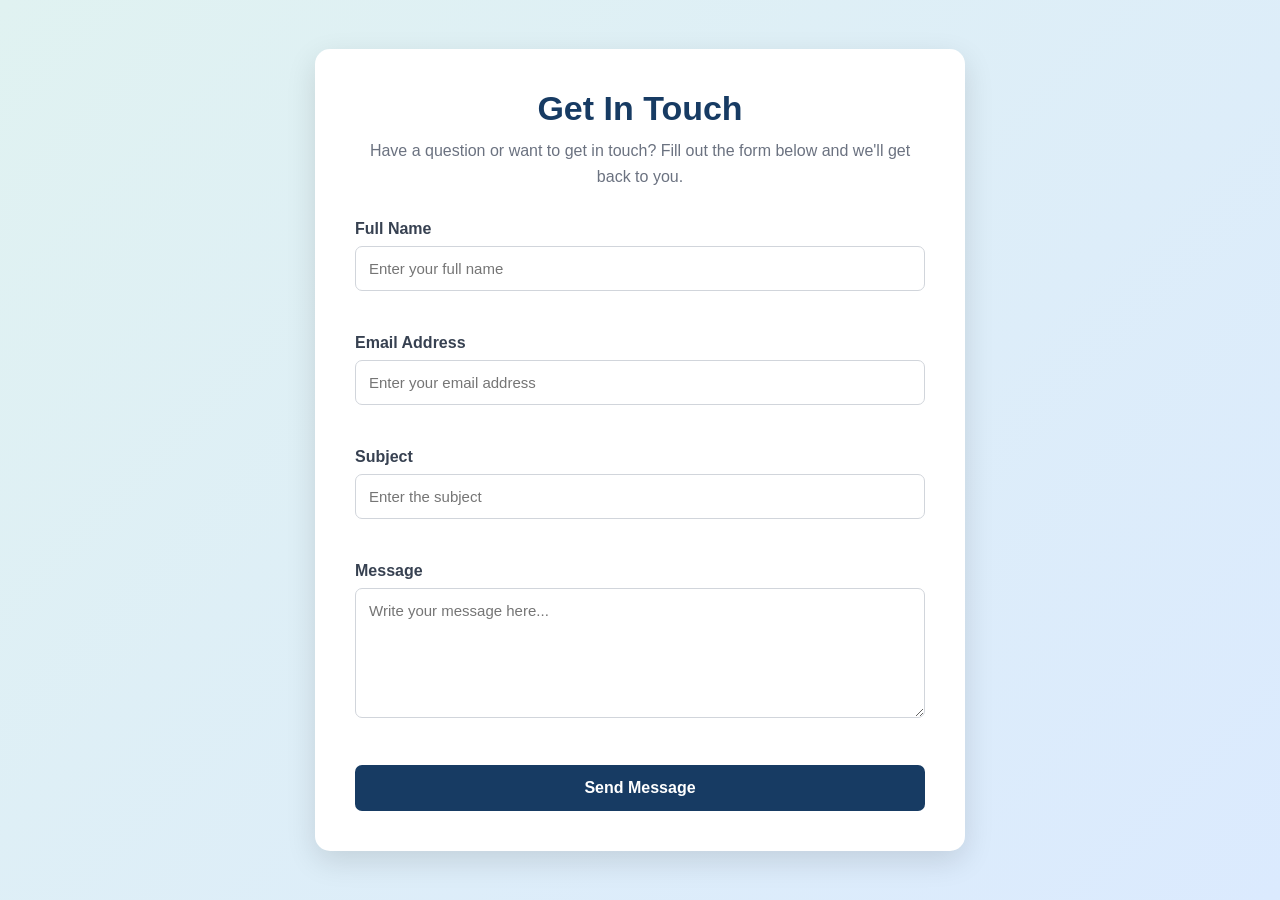
<file: Contact_Form/index.html>
<!DOCTYPE html>
<html lang="en">

<head>
    <meta charset="UTF-8">

    <meta name="viewport" content="width=device-width, initial-scale=1.0">

    <title>Contact Us</title>

    <link rel="stylesheet" href="style.css">
</head>

<body>

    <div class="container">

        <div class="contact-box">

            <h1>Get In Touch</h1>

            <p class="intro">
                Have a question or want to get in touch?
                Fill out the form below and we'll get back to you.
            </p>


            <form id="contactForm">


                <div class="form-group">

                    <label for="name">Full Name</label>

                    <input
                        type="text"
                        id="name"
                        placeholder="Enter your full name"
                    >

                    <span id="nameError"></span>

                </div>


                <div class="form-group">

                    <label for="email">Email Address</label>

                    <input
                        type="email"
                        id="email"
                        placeholder="Enter your email address"
                    >

                    <span id="emailError"></span>

                </div>


                <div class="form-group">

                    <label for="subject">Subject</label>

                    <input
                        type="text"
                        id="subject"
                        placeholder="Enter the subject"
                    >

                    <span id="subjectError"></span>

                </div>


                <div class="form-group">

                    <label for="message">Message</label>

                    <textarea
                        id="message"
                        rows="6"
                        placeholder="Write your message here..."
                    ></textarea>

                    <span id="messageError"></span>

                </div>


                <button type="submit">
                    Send Message
                </button>

            </form>

        </div>

    </div>


    <script src="script.js"></script>

</body>

</html>
</file>
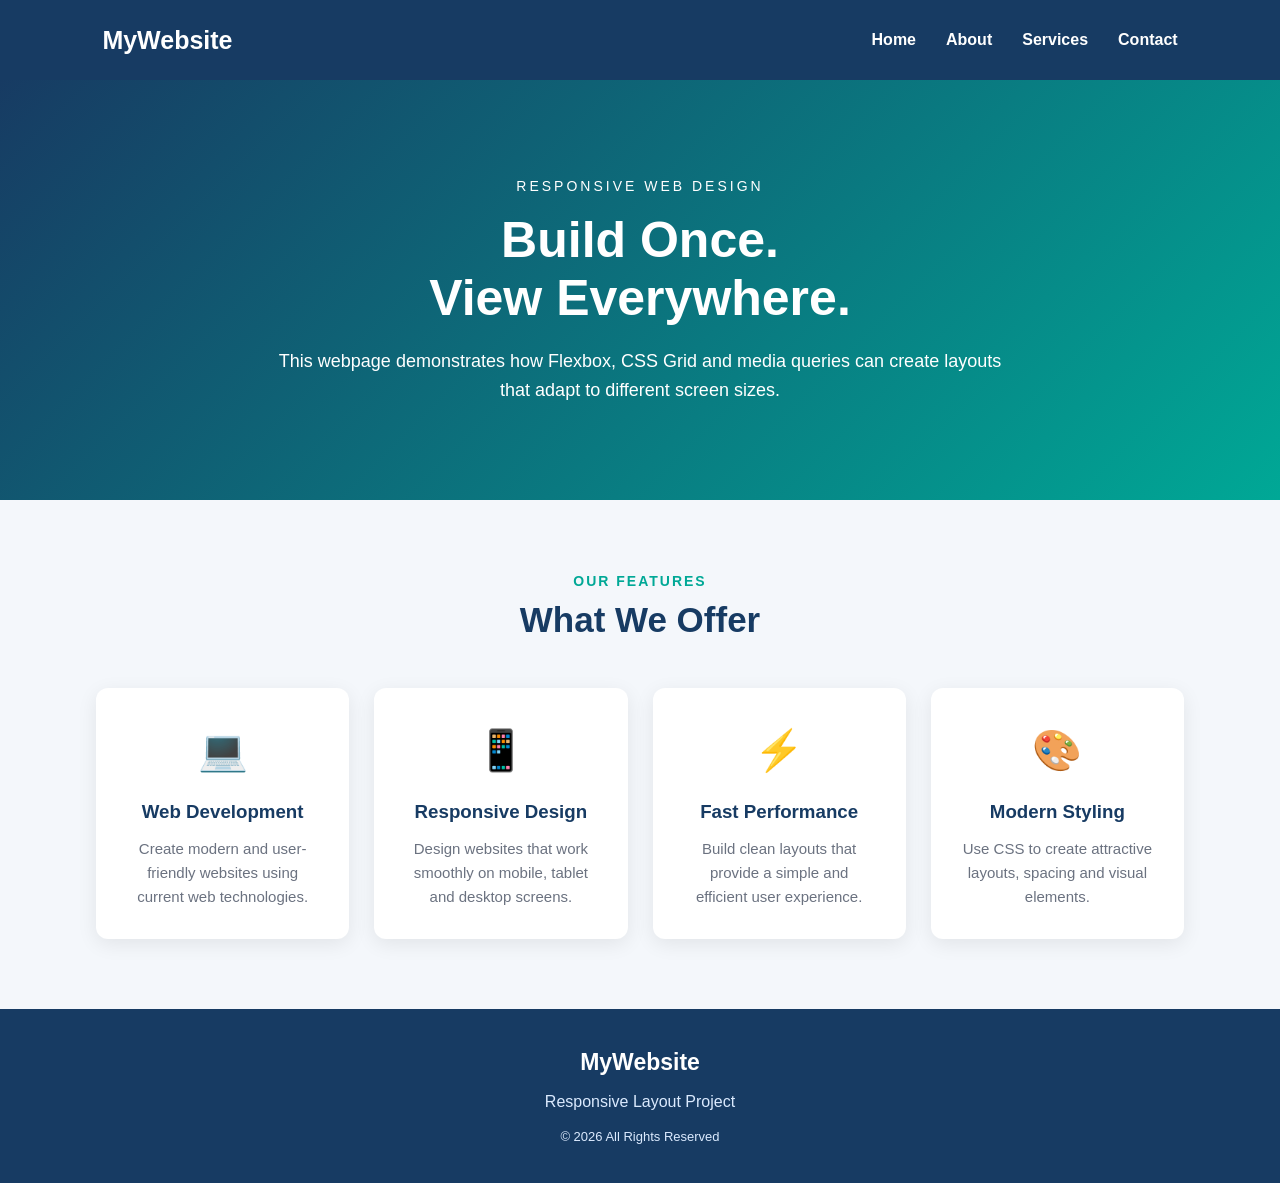
<file: Responsive_Layaout/index.html>
<!DOCTYPE html>
<html lang="en">

<head>
    <meta charset="UTF-8">

    <meta name="viewport" content="width=device-width, initial-scale=1.0">

    <title>Responsive Layout</title>

    <link rel="stylesheet" href="style.css">
</head>

<body>

    <!-- Header -->

    <header>

        <div class="logo">
            MyWebsite
        </div>

        <!-- Flexbox Navigation -->

        <nav>
            <a href="#home">Home</a>
            <a href="#about">About</a>
            <a href="#services">Services</a>
            <a href="#contact">Contact</a>
        </nav>

    </header>


    <!-- Hero -->

    <section class="hero" id="home">

        <div class="hero-content">

            <p class="tagline">
                RESPONSIVE WEB DESIGN
            </p>

            <h1>
                Build Once.
                <br>
                View Everywhere.
            </h1>

            <p>
                This webpage demonstrates how Flexbox,
                CSS Grid and media queries can create
                layouts that adapt to different screen sizes.
            </p>

        </div>

    </section>


    <!-- Main Content -->

    <main>

        <div class="section-title">

            <p>OUR FEATURES</p>

            <h2>What We Offer</h2>

        </div>


        <!-- CSS Grid -->

        <section class="card-container" id="services">

            <article class="card">

                <div class="icon">💻</div>

                <h3>Web Development</h3>

                <p>
                    Create modern and user-friendly
                    websites using current web technologies.
                </p>

            </article>


            <article class="card">

                <div class="icon">📱</div>

                <h3>Responsive Design</h3>

                <p>
                    Design websites that work smoothly
                    on mobile, tablet and desktop screens.
                </p>

            </article>


            <article class="card">

                <div class="icon">⚡</div>

                <h3>Fast Performance</h3>

                <p>
                    Build clean layouts that provide
                    a simple and efficient user experience.
                </p>

            </article>


            <article class="card">

                <div class="icon">🎨</div>

                <h3>Modern Styling</h3>

                <p>
                    Use CSS to create attractive layouts,
                    spacing and visual elements.
                </p>

            </article>

        </section>

    </main>


    <!-- Footer -->

    <footer id="contact">

        <h3>MyWebsite</h3>

        <p>
            Responsive Layout Project
        </p>

        <p class="copyright">
            © 2026 All Rights Reserved
        </p>

    </footer>

</body>

</html>
</file>
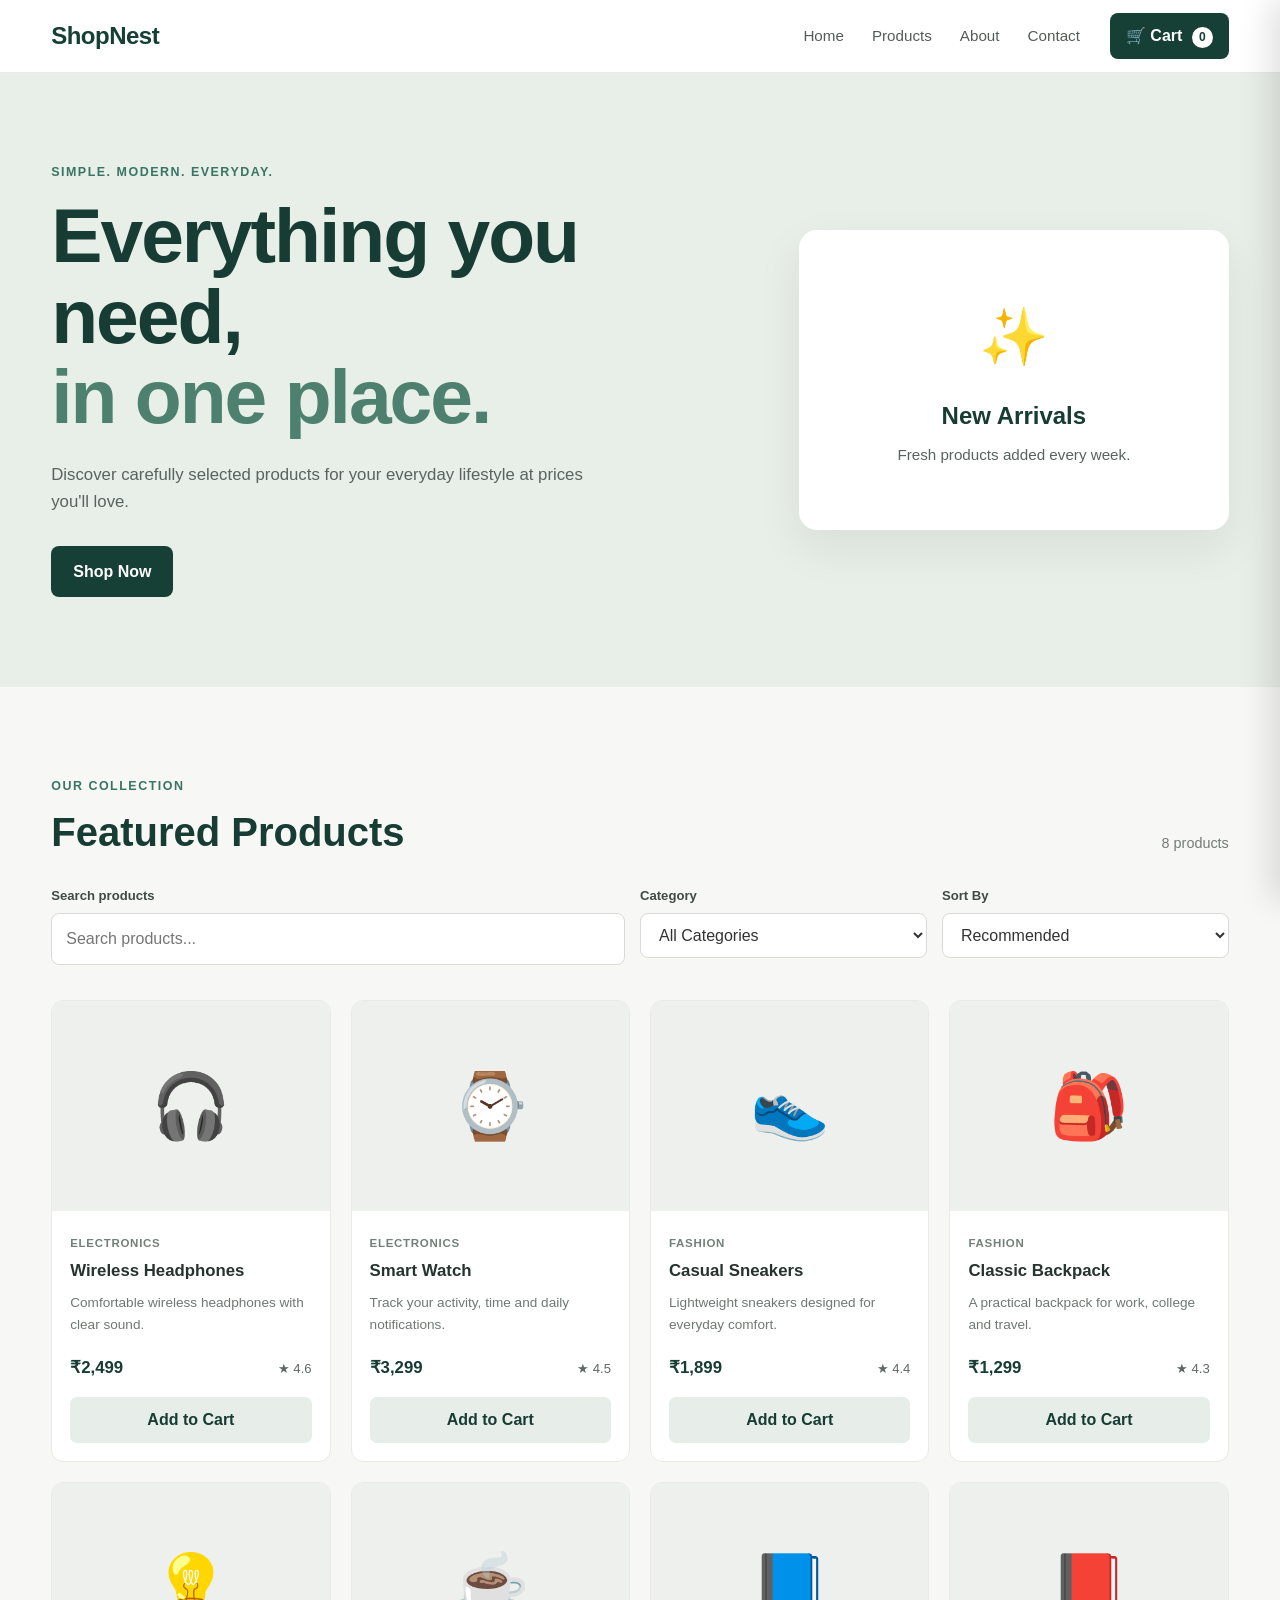
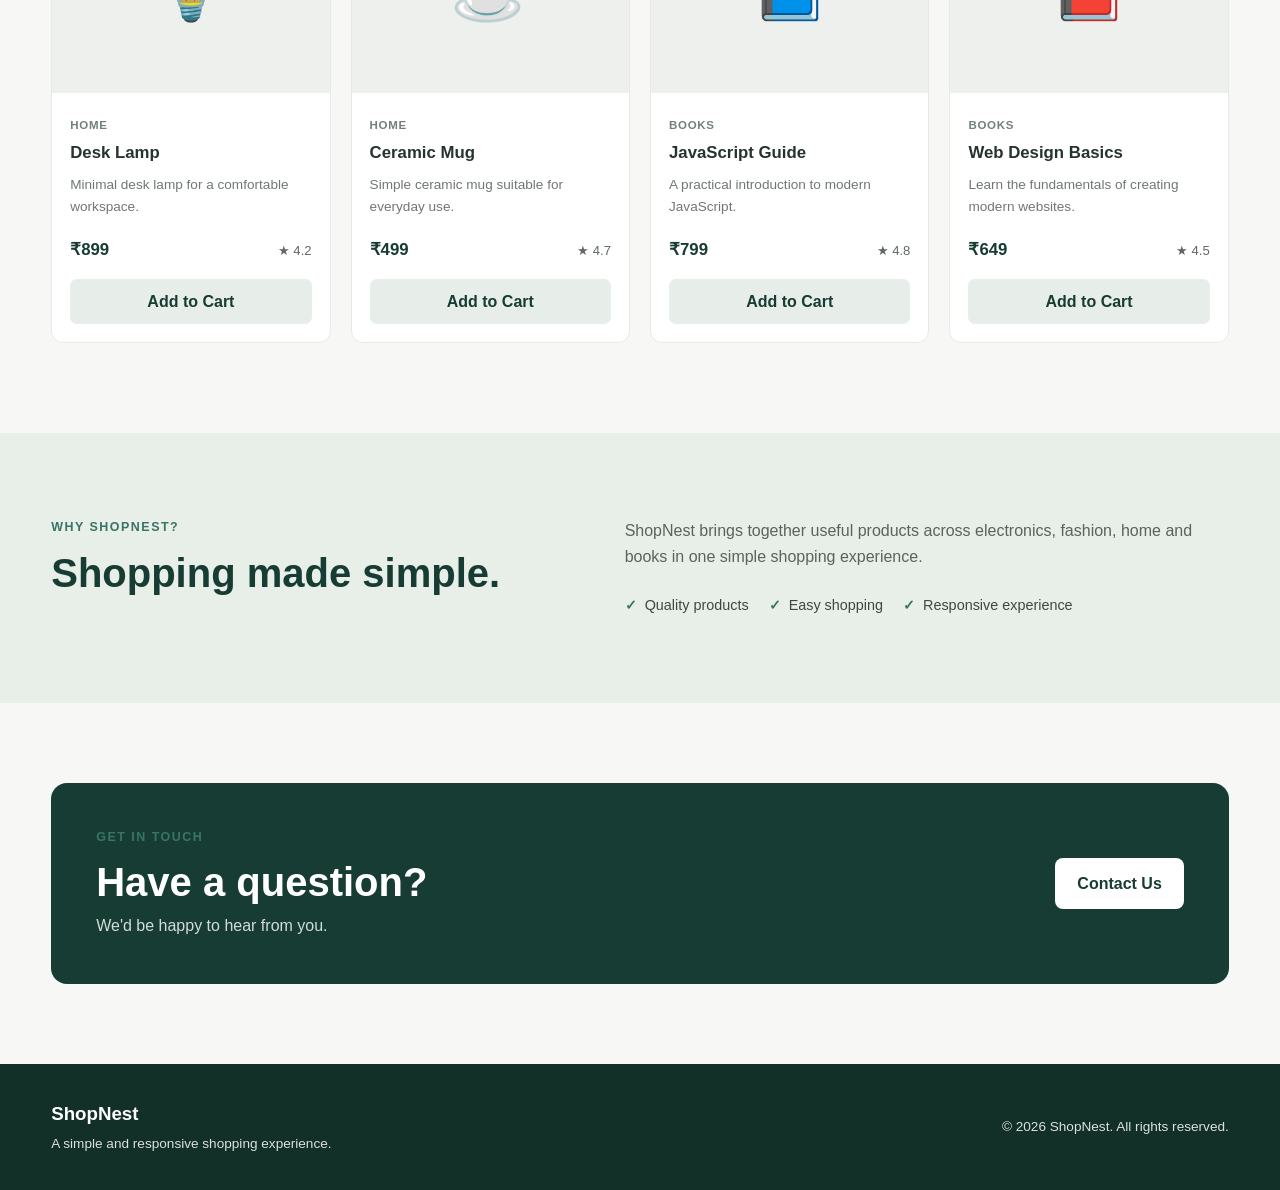
<file: Task5/index.html>
<!DOCTYPE html>
<html lang="en">
<head>
    <meta charset="UTF-8">
    <meta name="viewport" content="width=device-width, initial-scale=1.0">

    <meta
        name="description"
        content="ShopNest is a modern online store for everyday products."
    >

    <title>ShopNest | Online Store</title>

    <link rel="stylesheet" href="style.css">
</head>

<body>

    <!-- Header -->

    <header class="site-header">

        <div class="container navbar">

            <a href="#" class="logo">ShopNest</a>

            <nav class="nav-links" id="navLinks">
                <a href="#home">Home</a>
                <a href="#products">Products</a>
                <a href="#about">About</a>
                <a href="#contact">Contact</a>
            </nav>

            <button
                class="cart-button"
                id="cartButton"
                aria-label="Open shopping cart"
            >
                🛒 Cart
                <span id="cartCount">0</span>
            </button>

            <button
                class="menu-button"
                id="menuButton"
                aria-label="Open navigation menu"
            >
                ☰
            </button>

        </div>

    </header>


    <main>

        <!-- Hero Section -->

        <section class="hero" id="home">

            <div class="container hero-content">

                <div class="hero-text">

                    <span class="hero-label">
                        SIMPLE. MODERN. EVERYDAY.
                    </span>

                    <h1>
                        Everything you need,
                        <span>in one place.</span>
                    </h1>

                    <p>
                        Discover carefully selected products for
                        your everyday lifestyle at prices you'll love.
                    </p>

                    <a href="#products" class="primary-button">
                        Shop Now
                    </a>

                </div>

                <div class="hero-card">
                    <span>✨</span>
                    <h2>New Arrivals</h2>
                    <p>Fresh products added every week.</p>
                </div>

            </div>

        </section>


        <!-- Product Section -->

        <section class="products-section" id="products">

            <div class="container">

                <div class="section-heading">

                    <div>
                        <span class="section-label">
                            OUR COLLECTION
                        </span>

                        <h2>Featured Products</h2>
                    </div>

                    <p id="productCount">
                        0 products
                    </p>

                </div>


                <!-- Search and Filter -->

                <div class="product-controls">

                    <div class="search-box">

                        <label for="searchInput">
                            Search products
                        </label>

                        <input
                            type="search"
                            id="searchInput"
                            placeholder="Search products..."
                            autocomplete="off"
                        >

                    </div>


                    <div class="filter-box">

                        <label for="categoryFilter">
                            Category
                        </label>

                        <select id="categoryFilter">

                            <option value="all">
                                All Categories
                            </option>

                            <option value="electronics">
                                Electronics
                            </option>

                            <option value="fashion">
                                Fashion
                            </option>

                            <option value="home">
                                Home
                            </option>

                            <option value="books">
                                Books
                            </option>

                        </select>

                    </div>


                    <div class="filter-box">

                        <label for="sortFilter">
                            Sort By
                        </label>

                        <select id="sortFilter">

                            <option value="default">
                                Recommended
                            </option>

                            <option value="price-low">
                                Price: Low to High
                            </option>

                            <option value="price-high">
                                Price: High to Low
                            </option>

                            <option value="rating-high">
                                Rating: High to Low
                            </option>

                        </select>

                    </div>

                </div>


                <!-- Products -->

                <div
                    class="product-grid"
                    id="productContainer"
                >
                    <!-- Products generated by JavaScript -->
                </div>


                <div
                    class="empty-state"
                    id="emptyState"
                    hidden
                >
                    <div class="empty-icon">🔎</div>

                    <h3>No products found</h3>

                    <p>
                        Try changing your search or category filter.
                    </p>
                </div>

            </div>

        </section>


        <!-- About Section -->

        <section class="about-section" id="about">

            <div class="container about-content">

                <div>

                    <span class="section-label">
                        WHY SHOPNEST?
                    </span>

                    <h2>
                        Shopping made simple.
                    </h2>

                </div>

                <div class="about-text">

                    <p>
                        ShopNest brings together useful products
                        across electronics, fashion, home and books
                        in one simple shopping experience.
                    </p>

                    <div class="features">

                        <div class="feature">
                            <strong>✓</strong>
                            <span>Quality products</span>
                        </div>

                        <div class="feature">
                            <strong>✓</strong>
                            <span>Easy shopping</span>
                        </div>

                        <div class="feature">
                            <strong>✓</strong>
                            <span>Responsive experience</span>
                        </div>

                    </div>

                </div>

            </div>

        </section>


        <!-- Contact Section -->

        <section class="contact-section" id="contact">

            <div class="container contact-card">

                <div>

                    <span class="section-label">
                        GET IN TOUCH
                    </span>

                    <h2>
                        Have a question?
                    </h2>

                    <p>
                        We'd be happy to hear from you.
                    </p>

                </div>

                <a
                    href="mailto:hello@shopnest.example"
                    class="secondary-button"
                >
                    Contact Us
                </a>

            </div>

        </section>

    </main>


    <!-- Shopping Cart -->

    <aside
        class="cart-panel"
        id="cartPanel"
        aria-label="Shopping cart"
    >

        <div class="cart-header">

            <h2>Your Cart</h2>

            <button
                id="closeCart"
                class="close-button"
                aria-label="Close cart"
            >
                ×
            </button>

        </div>


        <div
            class="cart-items"
            id="cartItems"
        >
            <!-- Cart items generated by JavaScript -->
        </div>


        <div class="cart-footer">

            <div class="cart-total">

                <span>Total</span>

                <strong id="cartTotal">
                    ₹0
                </strong>

            </div>

            <button
                class="checkout-button"
                id="checkoutButton"
            >
                Proceed to Checkout
            </button>

        </div>

    </aside>


    <div
        class="overlay"
        id="overlay"
    ></div>


    <!-- Footer -->

    <footer class="site-footer">

        <div class="container footer-content">

            <div>
                <h3>ShopNest</h3>
                <p>
                    A simple and responsive shopping experience.
                </p>
            </div>

            <p>
                &copy; 2026 ShopNest. All rights reserved.
            </p>

        </div>

    </footer>


    <script src="script.js" defer></script>

</body>
</html>
</file>
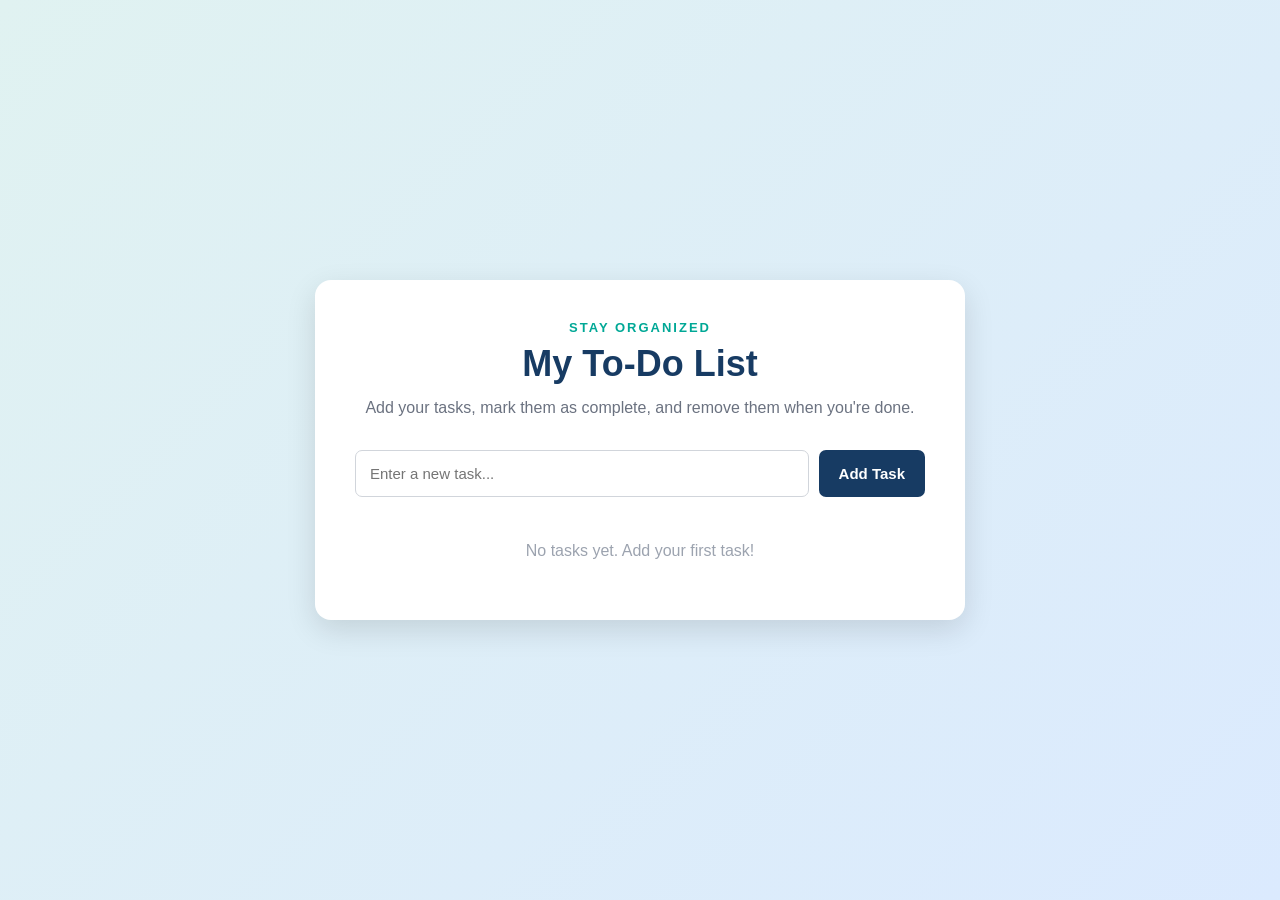
<file: To_Do_List/index.html>
<!DOCTYPE html>
<html lang="en">

<head>

    <meta charset="UTF-8">

    <meta name="viewport"
          content="width=device-width, initial-scale=1.0">

    <title>My To-Do List</title>

    <link rel="stylesheet" href="style.css">

</head>

<body>

    <main class="container">

        <section class="todo-box">

            <div class="heading">

                <p class="subtitle">STAY ORGANIZED</p>

                <h1>My To-Do List</h1>

                <p>
                    Add your tasks, mark them as complete,
                    and remove them when you're done.
                </p>

            </div>


            <!-- Task input -->

            <div class="task-input">

                <input
                    type="text"
                    id="taskInput"
                    placeholder="Enter a new task..."
                >

                <button id="addTaskBtn">
                    Add Task
                </button>

            </div>


            <!-- Task list -->

            <ul id="taskList"></ul>


            <!-- Empty message -->

            <p id="emptyMessage">
                No tasks yet. Add your first task!
            </p>

        </section>

    </main>


    <script src="script.js"></script>

</body>

</html>
</file>
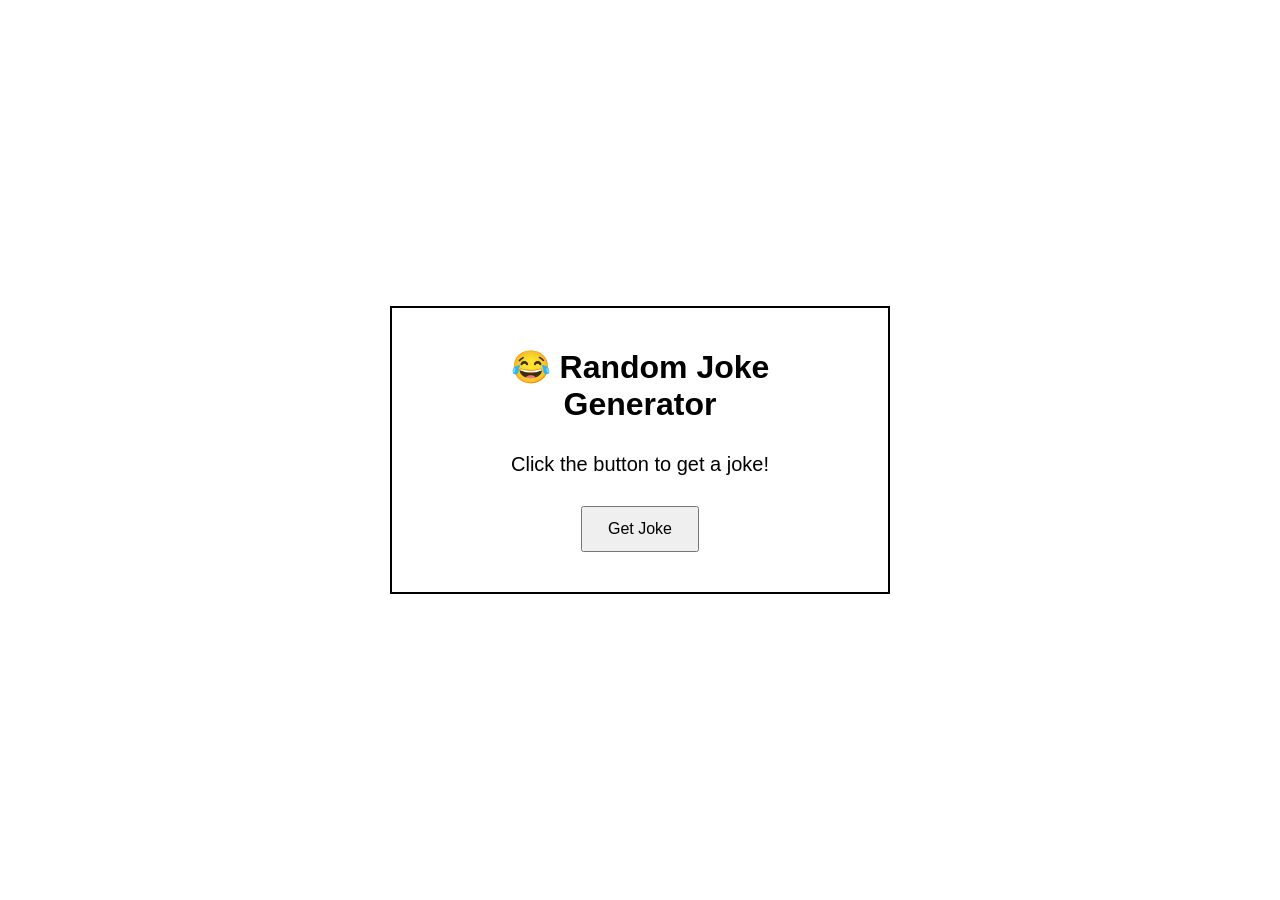
<file: Task3/API-Project/index.html>
<!DOCTYPE html><html lang="en"><head><meta charset="UTF-8">

<meta name="viewport"
      content="width=device-width, initial-scale=1.0">

<title>Joke Generator</title>

<link rel="stylesheet" href="style.css">

</head><body><div class="container">

    <h1>😂 Random Joke Generator</h1>

    <p id="joke">
        Click the button to get a joke!
    </p>


    <button id="jokeBtn">
        Get Joke
    </button>

</div>


<script src="script.js"></script>

</body></html>
</file>
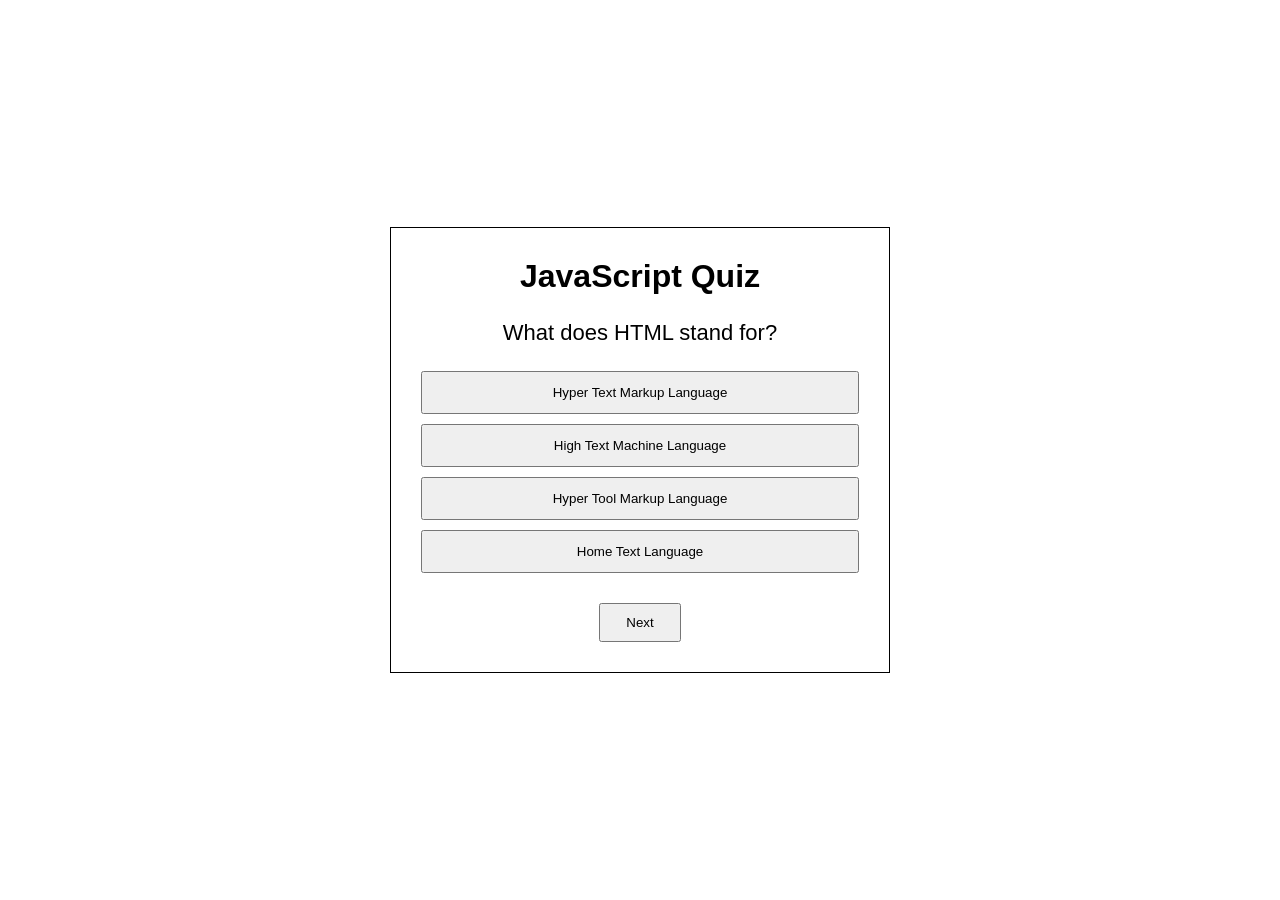
<file: Task3/Intractive-quiz/index.html>
<!DOCTYPE html><html lang="en"><head><meta charset="UTF-8">

<meta name="viewport"
      content="width=device-width, initial-scale=1.0">

<title>Interactive Quiz</title>

<link rel="stylesheet" href="style.css">

</head><body><div class="quiz-container">

    <h1>JavaScript Quiz</h1>

    <div id="question">
        Question will appear here
    </div>


    <div id="answers">

        <button class="answer-btn"></button>

        <button class="answer-btn"></button>

        <button class="answer-btn"></button>

        <button class="answer-btn"></button>

    </div>


    <button id="next-btn">
        Next
    </button>

</div>


<script src="script.js"></script>

</body></html>
</file>
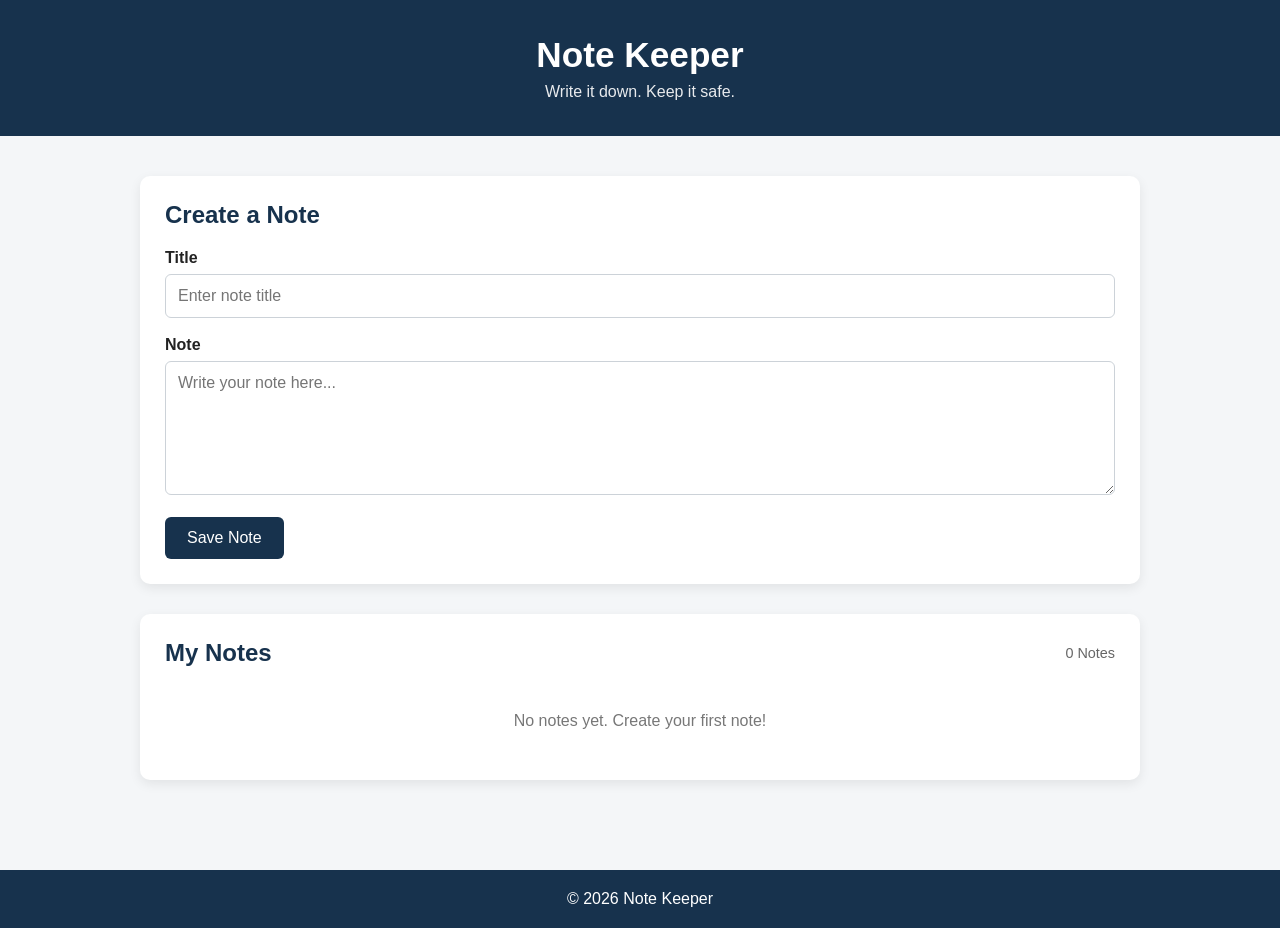
<file: Task4/Note-Taking-App/index.html>
<!DOCTYPE html>
<html lang="en">
<head>
    <meta charset="UTF-8">
    <meta name="viewport" content="width=device-width, initial-scale=1.0">
    <title>Note Keeper</title>
    <link rel="stylesheet" href="style.css">
</head>

<body>

    <header class="header">
        <div class="container">
            <h1>Note Keeper</h1>
            <p>Write it down. Keep it safe.</p>
        </div>
    </header>

    <main class="container">

        <section class="note-editor">
            <h2>Create a Note</h2>

            <form id="noteForm">
                <div class="form-group">
                    <label for="noteTitle">Title</label>
                    <input
                        type="text"
                        id="noteTitle"
                        placeholder="Enter note title"
                        required
                    >
                </div>

                <div class="form-group">
                    <label for="noteContent">Note</label>
                    <textarea
                        id="noteContent"
                        rows="6"
                        placeholder="Write your note here..."
                        required
                    ></textarea>
                </div>

                <button type="submit" class="save-btn">
                    Save Note
                </button>
            </form>
        </section>

        <section class="notes-section">
            <div class="section-heading">
                <h2>My Notes</h2>
                <span id="noteCount">0 Notes</span>
            </div>

            <div id="notesContainer" class="notes-container">
                <p class="empty-message">
                    No notes yet. Create your first note!
                </p>
            </div>
        </section>

    </main>

    <footer>
        <p>&copy; 2026 Note Keeper</p>
    </footer>

    <script src="script.js"></script>
</body>
</html>
</file>
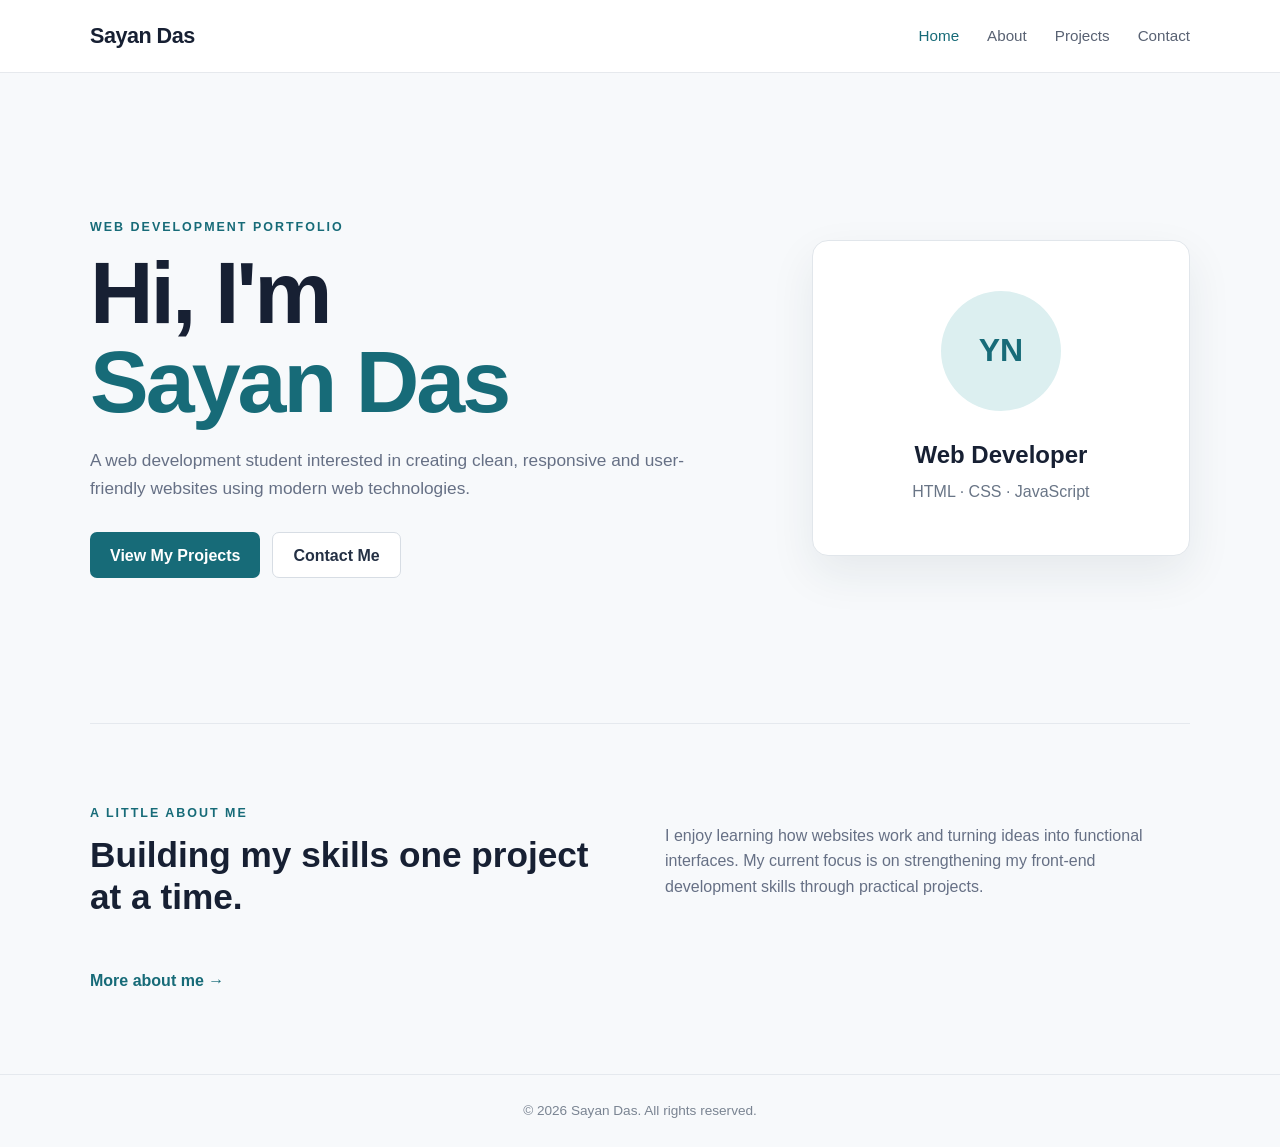
<file: Task4/Portfolio/index.html>
<!DOCTYPE html>
<html lang="en">
<head>
    <meta charset="UTF-8">

    <meta
        name="viewport"
        content="width=device-width, initial-scale=1.0"
    >

    <title>Sayan Das| Portfolio</title>

    <link rel="stylesheet" href="style.css">
</head>

<body>

    <!-- Navigation -->
    <header class="site-header">

        <nav class="navbar">

            <a href="index.html" class="logo">
                Sayan Das
            </a>

            <button
                class="menu-button"
                id="menuButton"
                aria-label="Open navigation menu"
            >
                ☰
            </button>

            <div class="nav-links" id="navLinks">
                <a href="index.html" class="active">Home</a>
                <a href="about.html">About</a>
                <a href="projects.html">Projects</a>
                <a href="contact.html">Contact</a>
            </div>

        </nav>

    </header>


    <!-- Main Content -->
    <main>

        <!-- Hero Section -->
        <section class="hero">

            <div class="hero-content">

                <p class="eyebrow">
                    WEB DEVELOPMENT PORTFOLIO
                </p>

                <h1>
                    Hi, I'm
                    <span>Sayan Das</span>
                </h1>

                <p class="hero-description">
                    A web development student interested in
                    creating clean, responsive and user-friendly
                    websites using modern web technologies.
                </p>

                <div class="hero-buttons">

                    <a
                        href="projects.html"
                        class="button primary-button"
                    >
                        View My Projects
                    </a>

                    <a
                        href="contact.html"
                        class="button secondary-button"
                    >
                        Contact Me
                    </a>

                </div>

            </div>


            <div class="hero-card">

                <div class="profile-circle">
                    YN
                </div>

                <h2>Web Developer</h2>

                <p>
                    HTML · CSS · JavaScript
                </p>

            </div>

        </section>


        <!-- Quick Introduction -->
        <section class="section intro-section">

            <div class="section-heading">

                <p class="eyebrow">
                    A LITTLE ABOUT ME
                </p>

                <h2>
                    Building my skills one project at a time.
                </h2>

            </div>

            <p class="section-text">
                I enjoy learning how websites work and turning
                ideas into functional interfaces. My current
                focus is on strengthening my front-end development
                skills through practical projects.
            </p>

            <a
                href="about.html"
                class="text-link"
            >
                More about me →
            </a>

        </section>

    </main>


    <!-- Footer -->
    <footer class="site-footer">

        <p>
            © <span id="year"></span> Sayan Das.
            All rights reserved.
        </p>

    </footer>


    <script src="script.js"></script>

</body>
</html>
</file>
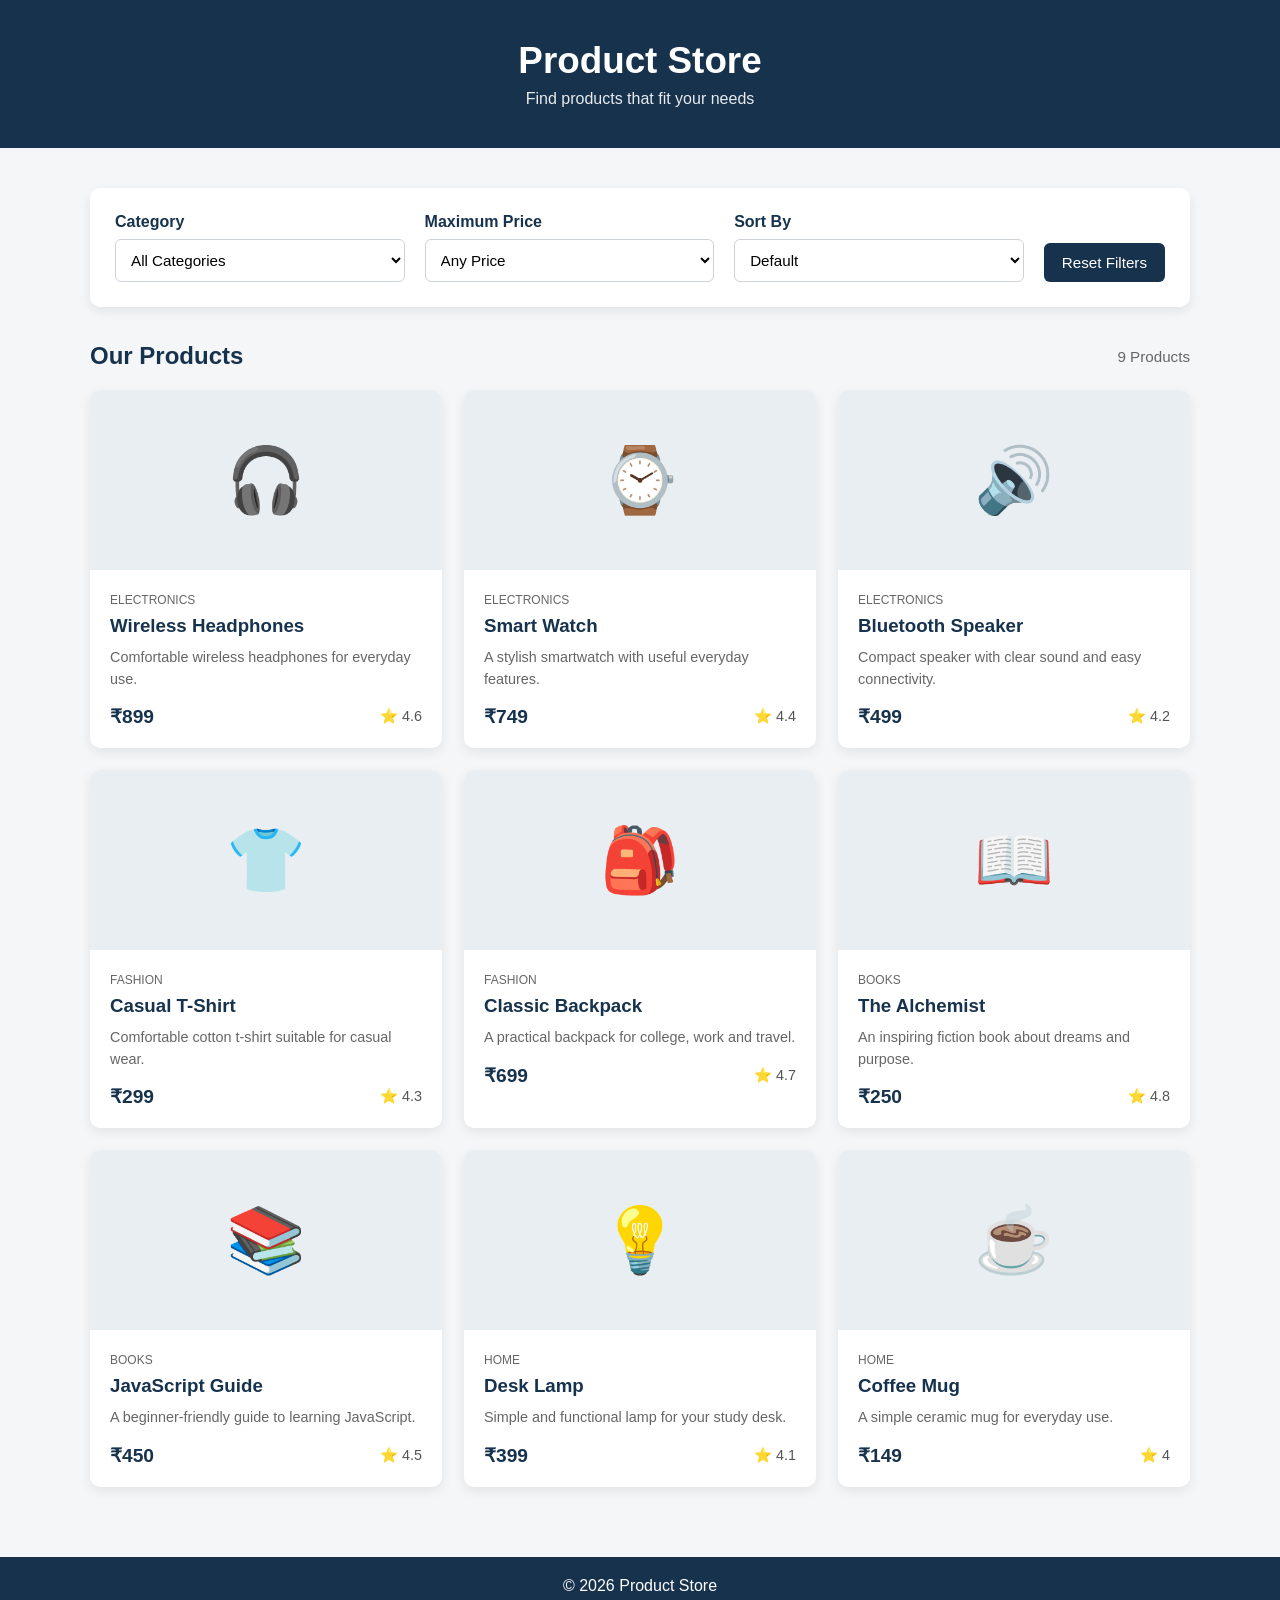
<file: Task4/Product-Listening/index.html>
<!DOCTYPE html>
<html lang="en">
<head>
    <meta charset="UTF-8">
    <meta name="viewport" content="width=device-width, initial-scale=1.0">
    <title>Product Store</title>
    <link rel="stylesheet" href="style.css">
</head>

<body>

    <header class="header">
        <div class="container">
            <h1>Product Store</h1>
            <p>Find products that fit your needs</p>
        </div>
    </header>

    <main class="container">

        <section class="controls">

            <div class="filter-group">
                <label for="categoryFilter">Category</label>

                <select id="categoryFilter">
                    <option value="all">All Categories</option>
                    <option value="electronics">Electronics</option>
                    <option value="fashion">Fashion</option>
                    <option value="books">Books</option>
                    <option value="home">Home</option>
                </select>
            </div>


            <div class="filter-group">
                <label for="priceFilter">Maximum Price</label>

                <select id="priceFilter">
                    <option value="all">Any Price</option>
                    <option value="50">Under ₹50</option>
                    <option value="100">Under ₹100</option>
                    <option value="500">Under ₹500</option>
                    <option value="1000">Under ₹1000</option>
                </select>
            </div>


            <div class="filter-group">
                <label for="sortFilter">Sort By</label>

                <select id="sortFilter">
                    <option value="default">Default</option>
                    <option value="rating-high">
                        Rating: High to Low
                    </option>
                    <option value="rating-low">
                        Rating: Low to High
                    </option>
                    <option value="price-low">
                        Price: Low to High
                    </option>
                    <option value="price-high">
                        Price: High to Low
                    </option>
                </select>
            </div>

            <button id="resetBtn" class="reset-btn">
                Reset Filters
            </button>

        </section>


        <section class="products-section">

            <div class="section-header">
                <h2>Our Products</h2>
                <span id="productCount">0 Products</span>
            </div>

            <div id="productContainer" class="product-grid">
                <!-- Products will be displayed here -->
            </div>

            <p id="noProducts" class="no-products">
                No products match your selected filters.
            </p>

        </section>

    </main>


    <footer>
        <p>&copy; 2026 Product Store</p>
    </footer>


    <script src="script.js"></script>

</body>
</html>
</file>
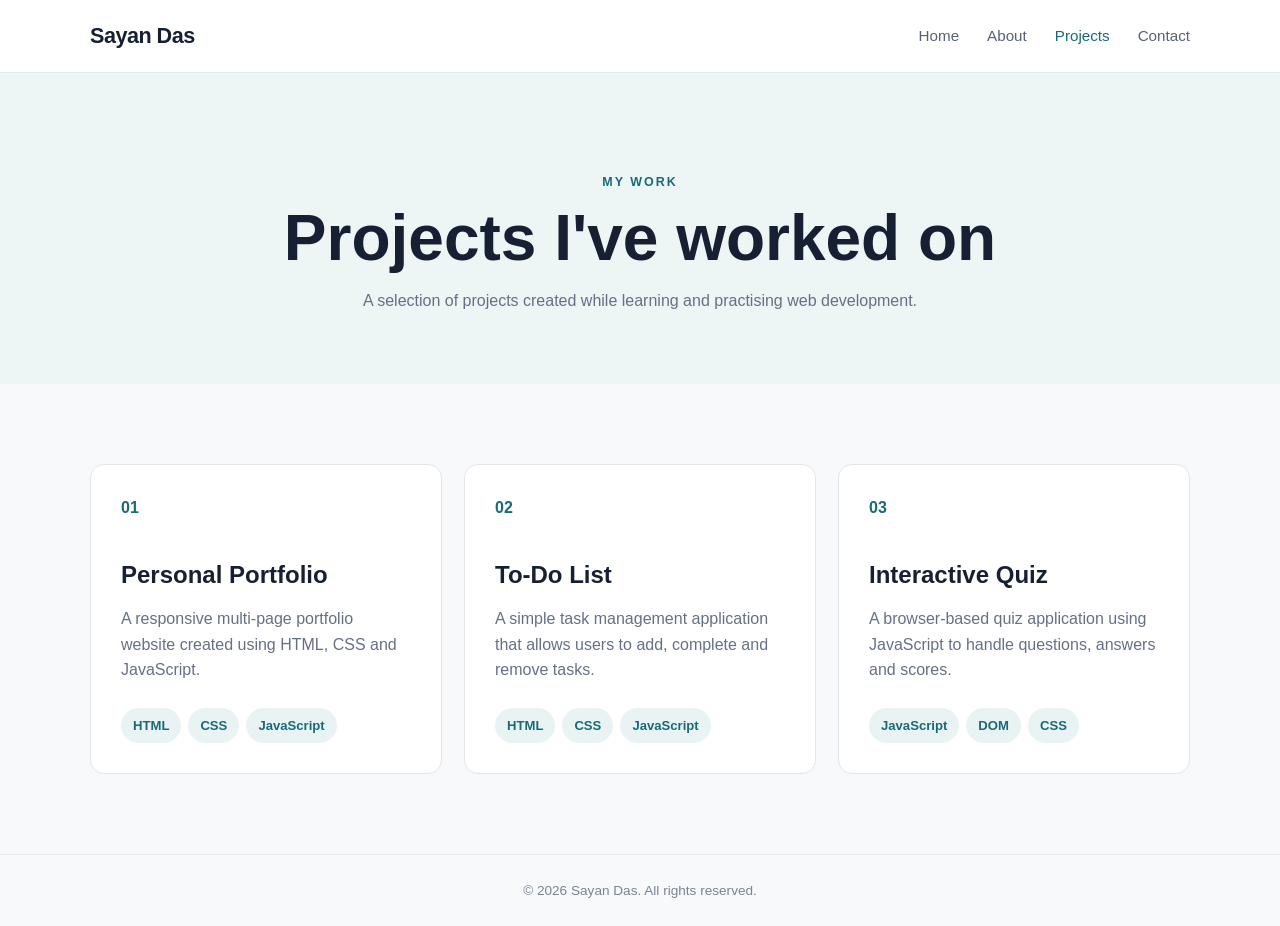
<file: Task4/Portfolio/about.html>
<!DOCTYPE html>
<html lang="en">
<head>
    <meta charset="UTF-8">

    <meta
        name="viewport"
        content="width=device-width, initial-scale=1.0"
    >

    <title>Projects | Sayan Das</title>

    <link rel="stylesheet" href="style.css">
</head>

<body>

    <!-- Navigation -->
    <header class="site-header">

        <nav class="navbar">

            <a href="index.html" class="logo">
                Sayan Das
            </a>

            <button
                class="menu-button"
                id="menuButton"
                aria-label="Open navigation menu"
            >
                ☰
            </button>

            <div class="nav-links" id="navLinks">

                <a href="index.html">Home</a>

                <a href="about.html">
                    About
                </a>

                <a
                    href="projects.html"
                    class="active"
                >
                    Projects
                </a>

                <a href="contact.html">
                    Contact
                </a>

            </div>

        </nav>

    </header>


    <main>

        <!-- Page Header -->
        <section class="page-header">

            <p class="eyebrow">
                MY WORK
            </p>

            <h1>
                Projects I've worked on
            </h1>

            <p>
                A selection of projects created while learning
                and practising web development.
            </p>

        </section>


        <!-- Projects -->
        <section class="section">

            <div class="projects-grid">


                <!-- Project 1 -->
                <article class="project-card">

                    <div class="project-number">
                        01
                    </div>

                    <h2>
                        Personal Portfolio
                    </h2>

                    <p>
                        A responsive multi-page portfolio website
                        created using HTML, CSS and JavaScript.
                    </p>

                    <div class="project-tags">

                        <span>HTML</span>
                        <span>CSS</span>
                        <span>JavaScript</span>

                    </div>

                </article>


                <!-- Project 2 -->
                <article class="project-card">

                    <div class="project-number">
                        02
                    </div>

                    <h2>
                        To-Do List
                    </h2>

                    <p>
                        A simple task management application that
                        allows users to add, complete and remove
                        tasks.
                    </p>

                    <div class="project-tags">

                        <span>HTML</span>
                        <span>CSS</span>
                        <span>JavaScript</span>

                    </div>

                </article>


                <!-- Project 3 -->
                <article class="project-card">

                    <div class="project-number">
                        03
                    </div>

                    <h2>
                        Interactive Quiz
                    </h2>

                    <p>
                        A browser-based quiz application using
                        JavaScript to handle questions, answers
                        and scores.
                    </p>

                    <div class="project-tags">

                        <span>JavaScript</span>
                        <span>DOM</span>
                        <span>CSS</span>

                    </div>

                </article>


            </div>

        </section>

    </main>


    <footer class="site-footer">

        <p>
            © <span id="year"></span> Sayan Das.
            All rights reserved.
        </p>

    </footer>


    <script src="script.js"></script>

</body>
</html>
</file>
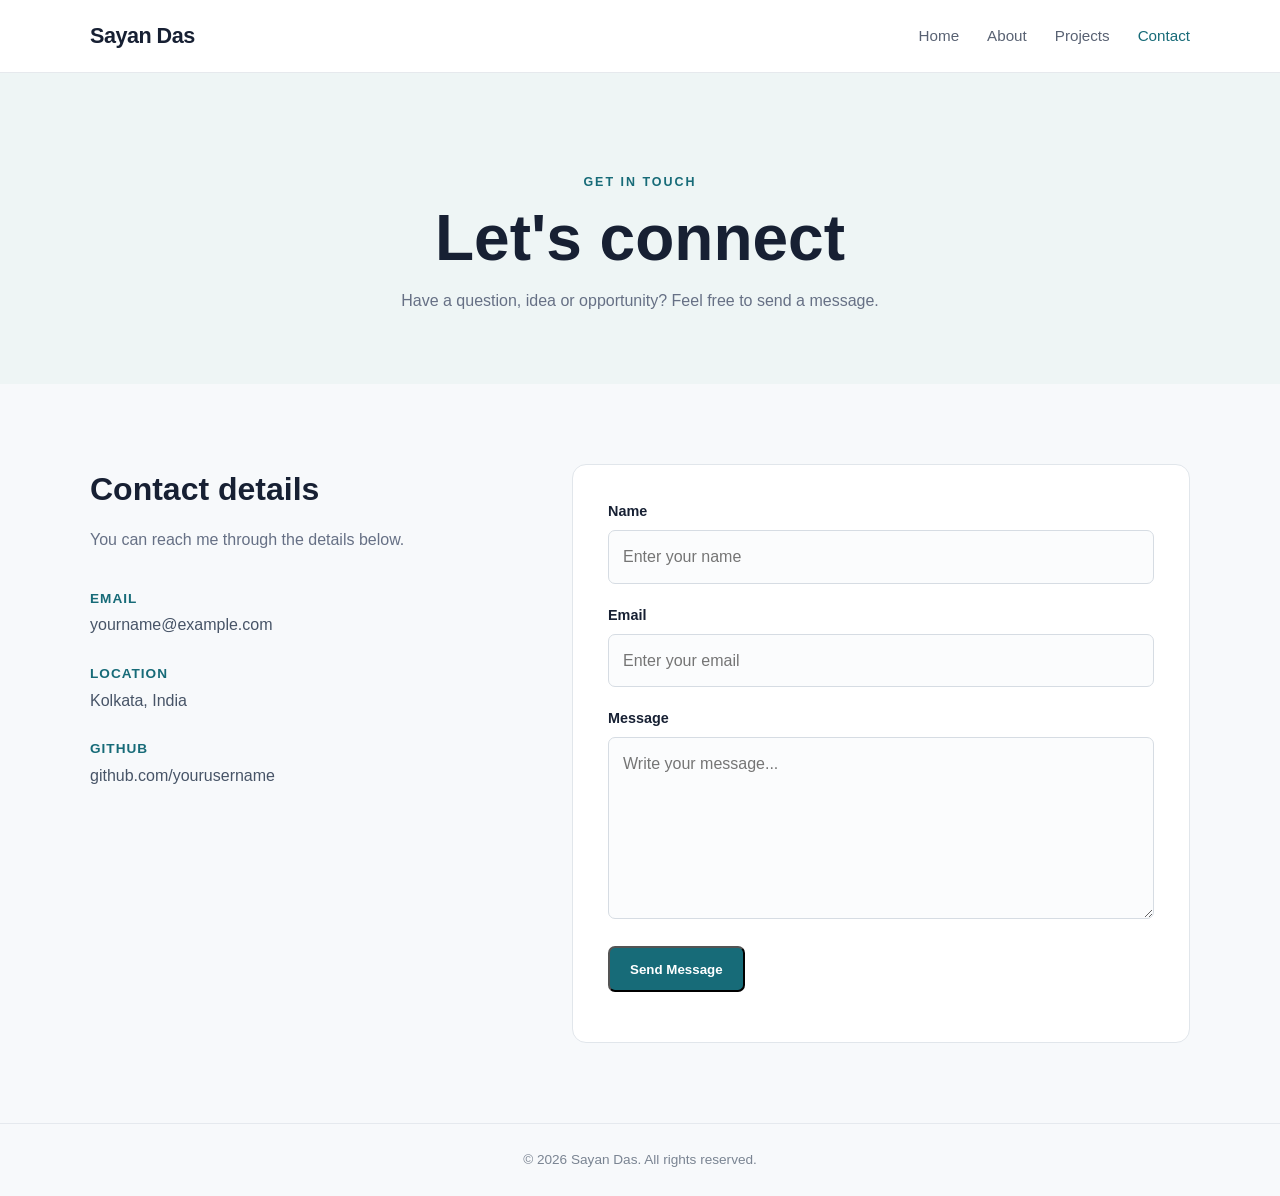
<file: Task4/Portfolio/contact.html>
<!DOCTYPE html>
<html lang="en">
<head>
    <meta charset="UTF-8">

    <meta
        name="viewport"
        content="width=device-width, initial-scale=1.0"
    >

    <title>Contact | Sayan Das</title>

    <link rel="stylesheet" href="style.css">
</head>

<body>

    <!-- Navigation -->
    <header class="site-header">

        <nav class="navbar">

            <a href="index.html" class="logo">
                Sayan Das
            </a>

            <button
                class="menu-button"
                id="menuButton"
                aria-label="Open navigation menu"
            >
                ☰
            </button>

            <div class="nav-links" id="navLinks">

                <a href="index.html">Home</a>

                <a href="about.html">
                    About
                </a>

                <a href="projects.html">
                    Projects
                </a>

                <a
                    href="contact.html"
                    class="active"
                >
                    Contact
                </a>

            </div>

        </nav>

    </header>


    <main>

        <!-- Page Header -->
        <section class="page-header">

            <p class="eyebrow">
                GET IN TOUCH
            </p>

            <h1>
                Let's connect
            </h1>

            <p>
                Have a question, idea or opportunity?
                Feel free to send a message.
            </p>

        </section>


        <!-- Contact Section -->
        <section class="section contact-layout">


            <!-- Contact Information -->
            <div class="contact-info">

                <h2>
                    Contact details
                </h2>

                <p>
                    You can reach me through the details below.
                </p>


                <div class="contact-item">

                    <strong>Email</strong>

                    <a href="mailto:yourname@example.com">
                        yourname@example.com
                    </a>

                </div>


                <div class="contact-item">

                    <strong>Location</strong>

                    <span>
                        Kolkata, India
                    </span>

                </div>


                <div class="contact-item">

                    <strong>GitHub</strong>

                    <a
                        href="https://github.com/"
                        target="_blank"
                    >
                        github.com/yourusername
                    </a>

                </div>

            </div>


            <!-- Contact Form -->
            <form
                class="contact-form"
                id="contactForm"
            >

                <div class="form-group">

                    <label for="name">
                        Name
                    </label>

                    <input
                        type="text"
                        id="name"
                        name="name"
                        placeholder="Enter your name"
                        required
                    >

                </div>


                <div class="form-group">

                    <label for="email">
                        Email
                    </label>

                    <input
                        type="email"
                        id="email"
                        name="email"
                        placeholder="Enter your email"
                        required
                    >

                </div>


                <div class="form-group">

                    <label for="message">
                        Message
                    </label>

                    <textarea
                        id="message"
                        name="message"
                        rows="6"
                        placeholder="Write your message..."
                        required
                    ></textarea>

                </div>


                <button
                    type="submit"
                    class="button primary-button"
                >
                    Send Message
                </button>

                <p
                    id="formMessage"
                    class="form-message"
                ></p>

            </form>

        </section>

    </main>


    <footer class="site-footer">

        <p>
            © <span id="year"></span> Sayan Das.
            All rights reserved.
        </p>

    </footer>


    <script src="script.js"></script>

</body>
</html>
</file>
<file: Contact_Form/style.css>
* {
    margin: 0;
    padding: 0;
    box-sizing: border-box;
}


body {
    font-family: Arial, sans-serif;

    background: linear-gradient(
        135deg,
        #e0f2f1,
        #dbeafe
    );

    min-height: 100vh;

    display: flex;

    justify-content: center;

    align-items: center;

    padding: 30px;
}


.container {
    width: 100%;
    max-width: 650px;
}


.contact-box {
    background-color: white;

    padding: 40px;

    border-radius: 15px;

    box-shadow:
        0 10px 30px rgba(0, 0, 0, 0.12);
}


h1 {
    text-align: center;

    color: #173b63;

    margin-bottom: 10px;

    font-size: 34px;
}


.intro {
    text-align: center;

    color: #6b7280;

    margin-bottom: 30px;

    line-height: 1.6;
}


.form-group {
    margin-bottom: 20px;
}


label {
    display: block;

    margin-bottom: 8px;

    color: #374151;

    font-weight: bold;
}

input,
textarea {
    width: 100%;

    padding: 13px;

    border: 1px solid #d1d5db;

    border-radius: 7px;

    font-size: 15px;

    font-family: Arial, sans-serif;

    outline: none;

    transition: 0.3s;
}

input:focus,
textarea:focus {
    border-color: #00a896;

    box-shadow:
        0 0 0 3px rgba(0, 168, 150, 0.12);
}

textarea {
    resize: vertical;
}

.form-group span {
    display: block;

    color: #dc2626;

    font-size: 13px;

    margin-top: 5px;

    min-height: 18px;
}

button {
    width: 100%;

    padding: 14px;

    border: none;

    border-radius: 7px;

    background-color: #173b63;

    color: white;

    font-size: 16px;

    font-weight: bold;

    cursor: pointer;

    transition: 0.3s;
}


button:hover {
    background-color: #00a896;

    transform: translateY(-2px);
}


/* Mobile */

@media (max-width: 600px) {

    body {
        padding: 15px;
    }

    .contact-box {
        padding: 25px;
    }

    h1 {
        font-size: 28px;
    }

}
</file>
<file: Responsive_Layaout/style.css>
* {
    margin: 0;
    padding: 0;
    box-sizing: border-box;
}


body {
    font-family: Arial, sans-serif;

    background-color: #f4f7fb;

    color: #1f2937;

    line-height: 1.6;
}


header {

    display: flex;

    justify-content: space-between;

    align-items: center;

    padding: 20px 8%;

    background-color: #173b63;

    color: white;
}


.logo {

    font-size: 25px;

    font-weight: bold;
}


nav {

    display: flex;

    gap: 30px;
}


nav a {

    color: white;

    text-decoration: none;

    font-weight: bold;

    transition: 0.3s;
}


nav a:hover {

    color: #80cbc4;
}

.hero {

    min-height: 420px;

    display: flex;

    align-items: center;

    justify-content: center;

    text-align: center;

    padding: 60px 8%;

    background:
        linear-gradient(
            135deg,
            #173b63,
            #00a896
        );

    color: white;
}


.hero-content {

    max-width: 750px;
}


.tagline {

    letter-spacing: 3px;

    font-size: 14px;

    margin-bottom: 15px;
}


.hero h1 {

    font-size: 50px;

    line-height: 1.15;

    margin-bottom: 20px;
}


.hero p:not(.tagline) {

    font-size: 18px;
}


main {

    width: 85%;

    max-width: 1200px;

    margin: 70px auto;
}


.section-title {

    text-align: center;

    margin-bottom: 40px;
}


.section-title p {

    color: #00a896;

    font-size: 14px;

    font-weight: bold;

    letter-spacing: 2px;
}


.section-title h2 {

    color: #173b63;

    font-size: 35px;
}


.card-container {

    display: grid;

    grid-template-columns:
        repeat(4, 1fr);

    gap: 25px;
}


.card {

    background-color: white;

    padding: 30px;

    border-radius: 12px;

    text-align: center;

    box-shadow:
        0 5px 20px
        rgba(0, 0, 0, 0.08);

    transition: 0.3s;
}


.card:hover {

    transform: translateY(-6px);
}


.icon {

    font-size: 40px;

    margin-bottom: 15px;
}


.card h3 {

    color: #173b63;

    margin-bottom: 10px;
}


.card p {

    color: #6b7280;

    font-size: 15px;
}


/* =========================
   FOOTER
========================= */

footer {

    text-align: center;

    padding: 35px;

    background-color: #173b63;

    color: white;
}


footer h3 {

    font-size: 23px;

    margin-bottom: 8px;
}


footer p {

    color: #dbeafe;
}


.copyright {

    margin-top: 12px;

    font-size: 13px;
}


/* =========================
   TABLET
   MEDIA QUERY
========================= */

@media (max-width: 900px) {

    .card-container {

        grid-template-columns:
            repeat(2, 1fr);
    }


    .hero h1 {

        font-size: 42px;
    }

}


/* =========================
   MOBILE
   MEDIA QUERY
========================= */

@media (max-width: 600px) {

    /* Header becomes vertical */

    header {

        flex-direction: column;

        gap: 15px;

        padding: 20px;
    }


    /* Navigation wraps */

    nav {

        gap: 15px;

        flex-wrap: wrap;

        justify-content: center;
    }


    /* Hero */

    .hero {

        padding: 50px 20px;

        min-height: 380px;
    }


    .hero h1 {

        font-size: 35px;
    }


    .hero p:not(.tagline) {

        font-size: 16px;
    }


    /* Grid becomes one column */

    .card-container {

        grid-template-columns: 1fr;
    }


    main {

        width: 92%;

        margin: 50px auto;
    }


    .section-title h2 {

        font-size: 30px;
    }

}
</file>
<file: Task5/style.css>
/* =========================
   Base Styles
========================= */

* {
    margin: 0;
    padding: 0;
    box-sizing: border-box;
}

html {
    scroll-behavior: smooth;
}

body {
    font-family: Arial, Helvetica, sans-serif;
    background: #f7f7f5;
    color: #202522;
    line-height: 1.6;
}

button,
input,
select {
    font: inherit;
}

button,
a {
    -webkit-tap-highlight-color: transparent;
}

a {
    text-decoration: none;
    color: inherit;
}

.container {
    width: min(92%, 1180px);
    margin: 0 auto;
}


/* =========================
   Header
========================= */

.site-header {
    position: sticky;
    top: 0;
    z-index: 100;
    background: #ffffff;
    border-bottom: 1px solid #e8e8e4;
}

.navbar {
    min-height: 72px;
    display: flex;
    align-items: center;
    justify-content: space-between;
    gap: 30px;
}

.logo {
    font-size: 1.5rem;
    font-weight: 800;
    letter-spacing: -0.5px;
    color: #163f35;
}

.nav-links {
    display: flex;
    gap: 28px;
    margin-left: auto;
}

.nav-links a {
    color: #555c58;
    font-size: 0.95rem;
    transition: color 0.2s ease;
}

.nav-links a:hover {
    color: #163f35;
}

.cart-button {
    border: none;
    background: #163f35;
    color: #ffffff;
    padding: 10px 16px;
    border-radius: 8px;
    cursor: pointer;
    font-weight: 600;
}

#cartCount {
    display: inline-flex;
    align-items: center;
    justify-content: center;
    min-width: 21px;
    height: 21px;
    padding: 0 5px;
    margin-left: 5px;
    border-radius: 50%;
    background: #ffffff;
    color: #163f35;
    font-size: 0.75rem;
}

.menu-button {
    display: none;
    border: none;
    background: transparent;
    font-size: 1.5rem;
    cursor: pointer;
}


/* =========================
   Hero
========================= */

.hero {
    background: #e8eee8;
    padding: 90px 0;
}

.hero-content {
    display: grid;
    grid-template-columns: 1.6fr 1fr;
    align-items: center;
    gap: 60px;
}

.hero-label,
.section-label {
    display: block;
    margin-bottom: 12px;
    color: #387565;
    font-size: 0.78rem;
    font-weight: 700;
    letter-spacing: 1.5px;
}

.hero h1 {
    max-width: 680px;
    font-size: clamp(2.5rem, 6vw, 4.8rem);
    line-height: 1.05;
    letter-spacing: -2px;
    color: #173c33;
}

.hero h1 span {
    display: block;
    color: #4d806f;
}

.hero p {
    max-width: 560px;
    margin: 25px 0 30px;
    color: #59635f;
    font-size: 1.05rem;
}

.primary-button,
.secondary-button {
    display: inline-block;
    padding: 13px 22px;
    border-radius: 8px;
    font-weight: 700;
    transition: transform 0.2s ease,
                background-color 0.2s ease;
}

.primary-button {
    background: #163f35;
    color: white;
}

.primary-button:hover,
.secondary-button:hover {
    transform: translateY(-2px);
}

.hero-card {
    min-height: 300px;
    display: flex;
    flex-direction: column;
    justify-content: center;
    align-items: center;
    text-align: center;
    padding: 40px;
    border-radius: 18px;
    background: #ffffff;
    box-shadow: 0 18px 45px rgba(23, 60, 51, 0.08);
}

.hero-card span {
    font-size: 3.5rem;
    margin-bottom: 15px;
}

.hero-card h2 {
    color: #173c33;
    margin-bottom: 8px;
}

.hero-card p {
    margin: 0;
    font-size: 0.95rem;
}


/* =========================
   Products
========================= */

.products-section {
    padding: 90px 0;
}

.section-heading {
    display: flex;
    align-items: end;
    justify-content: space-between;
    margin-bottom: 30px;
}

.section-heading h2,
.about-section h2,
.contact-card h2 {
    color: #173c33;
    font-size: clamp(1.8rem, 4vw, 2.5rem);
    line-height: 1.15;
}

#productCount {
    color: #737b76;
    font-size: 0.9rem;
}


/* Product Controls */

.product-controls {
    display: grid;
    grid-template-columns: 2fr 1fr 1fr;
    gap: 15px;
    margin-bottom: 35px;
}

.product-controls label {
    display: block;
    margin-bottom: 7px;
    color: #424a46;
    font-size: 0.82rem;
    font-weight: 700;
}

.product-controls input,
.product-controls select {
    width: 100%;
    padding: 12px 14px;
    border: 1px solid #d8dcd8;
    border-radius: 8px;
    background: #ffffff;
    color: #333;
    outline: none;
}

.product-controls input:focus,
.product-controls select:focus {
    border-color: #4d806f;
}


/* Product Grid */

.product-grid {
    display: grid;
    grid-template-columns: repeat(4, 1fr);
    gap: 20px;
}

.product-card {
    overflow: hidden;
    background: #ffffff;
    border: 1px solid #e9e9e6;
    border-radius: 12px;
    transition: transform 0.2s ease,
                box-shadow 0.2s ease;
}

.product-card:hover {
    transform: translateY(-5px);
    box-shadow: 0 12px 28px rgba(0, 0, 0, 0.08);
}

.product-image {
    height: 210px;
    display: flex;
    align-items: center;
    justify-content: center;
    background: #edf0ed;
    font-size: 4rem;
}

.product-info {
    padding: 18px;
}

.product-category {
    display: inline-block;
    margin-bottom: 6px;
    color: #73807a;
    font-size: 0.72rem;
    font-weight: 700;
    text-transform: uppercase;
    letter-spacing: 0.7px;
}

.product-info h3 {
    margin-bottom: 7px;
    color: #26332e;
    font-size: 1.05rem;
}

.product-description {
    min-height: 48px;
    margin-bottom: 15px;
    color: #707873;
    font-size: 0.85rem;
}

.product-bottom {
    display: flex;
    align-items: center;
    justify-content: space-between;
    gap: 10px;
}

.product-price {
    color: #173c33;
    font-size: 1.05rem;
    font-weight: 800;
}

.product-rating {
    color: #606864;
    font-size: 0.82rem;
}

.add-cart-button {
    width: 100%;
    margin-top: 15px;
    padding: 10px;
    border: none;
    border-radius: 7px;
    background: #e7eee9;
    color: #173c33;
    cursor: pointer;
    font-weight: 700;
    transition: background-color 0.2s ease;
}

.add-cart-button:hover {
    background: #d6e4db;
}


/* Empty State */

.empty-state {
    padding: 60px 20px;
    text-align: center;
    border-radius: 12px;
    background: #ffffff;
}

.empty-icon {
    font-size: 2.5rem;
    margin-bottom: 10px;
}

.empty-state h3 {
    color: #26332e;
}

.empty-state p {
    color: #737b76;
}


/* =========================
   About
========================= */

.about-section {
    padding: 85px 0;
    background: #e8eee8;
}

.about-content {
    display: grid;
    grid-template-columns: 1fr 1.2fr;
    gap: 70px;
    align-items: start;
}

.about-text > p {
    max-width: 600px;
    color: #59635f;
}

.features {
    display: flex;
    flex-wrap: wrap;
    gap: 20px;
    margin-top: 25px;
}

.feature {
    display: flex;
    align-items: center;
    gap: 8px;
    color: #3e4843;
    font-size: 0.9rem;
}

.feature strong {
    color: #387565;
}


/* =========================
   Contact
========================= */

.contact-section {
    padding: 80px 0;
}

.contact-card {
    display: flex;
    align-items: center;
    justify-content: space-between;
    gap: 30px;
    padding: 45px;
    border-radius: 16px;
    background: #173c33;
    color: white;
}

.contact-card h2 {
    color: white;
    margin-bottom: 8px;
}

.contact-card p {
    color: #d1ddd7;
}

.secondary-button {
    background: white;
    color: #173c33;
}


/* =========================
   Cart
========================= */

.cart-panel {
    position: fixed;
    top: 0;
    right: 0;
    z-index: 300;
    width: min(400px, 92%);
    height: 100vh;
    display: flex;
    flex-direction: column;
    background: #ffffff;
    box-shadow: -10px 0 30px rgba(0, 0, 0, 0.12);
    transform: translateX(100%);
    transition: transform 0.25s ease;
}

.cart-panel.active {
    transform: translateX(0);
}

.cart-header {
    display: flex;
    align-items: center;
    justify-content: space-between;
    padding: 22px;
    border-bottom: 1px solid #e5e7e5;
}

.cart-header h2 {
    color: #173c33;
}

.close-button {
    border: none;
    background: transparent;
    color: #444;
    font-size: 2rem;
    cursor: pointer;
}

.cart-items {
    flex: 1;
    overflow-y: auto;
    padding: 20px;
}

.cart-item {
    display: grid;
    grid-template-columns: 55px 1fr auto;
    gap: 12px;
    align-items: center;
    padding: 14px 0;
    border-bottom: 1px solid #eeeeeb;
}

.cart-item-icon {
    width: 55px;
    height: 55px;
    display: flex;
    align-items: center;
    justify-content: center;
    border-radius: 8px;
    background: #edf0ed;
    font-size: 1.7rem;
}

.cart-item h3 {
    margin-bottom: 3px;
    color: #26332e;
    font-size: 0.9rem;
}

.cart-item p {
    color: #707873;
    font-size: 0.8rem;
}

.quantity-controls {
    display: flex;
    align-items: center;
    gap: 8px;
    margin-top: 7px;
}

.quantity-controls button {
    width: 25px;
    height: 25px;
    border: 1px solid #d5dad6;
    border-radius: 5px;
    background: white;
    cursor: pointer;
}

.remove-item {
    margin-top: 6px;
    border: none;
    background: transparent;
    color: #9b4d4d;
    cursor: pointer;
    font-size: 0.75rem;
}

.cart-footer {
    padding: 20px;
    border-top: 1px solid #e5e7e5;
}

.cart-total {
    display: flex;
    justify-content: space-between;
    margin-bottom: 15px;
    color: #444;
}

.cart-total strong {
    color: #173c33;
    font-size: 1.2rem;
}

.checkout-button {
    width: 100%;
    padding: 13px;
    border: none;
    border-radius: 8px;
    background: #173c33;
    color: white;
    cursor: pointer;
    font-weight: 700;
}

.overlay {
    position: fixed;
    inset: 0;
    z-index: 200;
    background: rgba(0, 0, 0, 0.4);
    opacity: 0;
    visibility: hidden;
    transition: opacity 0.25s ease;
}

.overlay.active {
    opacity: 1;
    visibility: visible;
}


/* =========================
   Footer
========================= */

.site-footer {
    padding: 35px 0;
    background: #122f28;
    color: #d9e2dd;
}

.footer-content {
    display: flex;
    align-items: center;
    justify-content: space-between;
    gap: 30px;
}

.footer-content h3 {
    margin-bottom: 4px;
    color: white;
}

.footer-content p {
    font-size: 0.85rem;
}


/* =========================
   Responsive Design
========================= */

@media (max-width: 950px) {

    .product-grid {
        grid-template-columns: repeat(3, 1fr);
    }

    .hero-content {
        grid-template-columns: 1fr 0.8fr;
    }

    .hero {
        padding: 70px 0;
    }
}


@media (max-width: 760px) {

    .navbar {
        min-height: 65px;
    }

    .menu-button {
        display: block;
    }

    .nav-links {
        position: absolute;
        top: 65px;
        left: 0;
        right: 0;
        display: none;
        flex-direction: column;
        gap: 0;
        padding: 10px 5%;
        background: white;
        border-bottom: 1px solid #e8e8e4;
    }

    .nav-links.active {
        display: flex;
    }

    .nav-links a {
        padding: 12px 0;
    }

    .hero-content {
        grid-template-columns: 1fr;
    }

    .hero-card {
        min-height: 220px;
    }

    .product-controls {
        grid-template-columns: 1fr;
    }

    .product-grid {
        grid-template-columns: repeat(2, 1fr);
    }

    .about-content {
        grid-template-columns: 1fr;
        gap: 25px;
    }

    .contact-card {
        flex-direction: column;
        align-items: flex-start;
    }

    .footer-content {
        flex-direction: column;
        align-items: flex-start;
    }
}


@media (max-width: 480px) {

    .navbar {
        gap: 10px;
    }

    .logo {
        font-size: 1.25rem;
    }

    .cart-button {
        padding: 8px 10px;
        font-size: 0.85rem;
    }

    .hero {
        padding: 55px 0;
    }

    .hero h1 {
        letter-spacing: -1px;
    }

    .products-section,
    .about-section {
        padding: 60px 0;
    }

    .product-grid {
        grid-template-columns: 1fr;
    }

    .section-heading {
        align-items: flex-start;
        flex-direction: column;
        gap: 5px;
    }

    .contact-card {
        padding: 30px;
    }
}
</file>
<file: To_Do_List/style.css>
* {
    margin: 0;
    padding: 0;
    box-sizing: border-box;
}


body {

    font-family: Arial, sans-serif;

    min-height: 100vh;

    display: flex;

    justify-content: center;

    align-items: center;

    padding: 25px;

    background:
        linear-gradient(
            135deg,
            #e0f2f1,
            #dbeafe
        );

    color: #1f2937;
}


.container {

    width: 100%;

    max-width: 650px;
}


.todo-box {

    background-color: white;

    padding: 40px;

    border-radius: 16px;

    box-shadow:
        0 10px 30px
        rgba(0, 0, 0, 0.12);
}


.heading {

    text-align: center;

    margin-bottom: 30px;
}


.subtitle {

    color: #00a896;

    font-size: 13px;

    font-weight: bold;

    letter-spacing: 2px;

    margin-bottom: 8px;
}


h1 {

    color: #173b63;

    font-size: 36px;

    margin-bottom: 10px;
}


.heading p:last-child {

    color: #6b7280;

    line-height: 1.6;
}


.task-input {

    display: flex;

    gap: 10px;

    margin-bottom: 25px;
}


#taskInput {

    flex: 1;

    padding: 14px;

    border: 1px solid #d1d5db;

    border-radius: 7px;

    outline: none;

    font-size: 15px;
}


#taskInput:focus {

    border-color: #00a896;

    box-shadow:
        0 0 0 3px
        rgba(0, 168, 150, 0.12);
}


#addTaskBtn {

    padding: 0 20px;

    border: none;

    border-radius: 7px;

    background-color: #173b63;

    color: white;

    font-size: 15px;

    font-weight: bold;

    cursor: pointer;

    transition: 0.3s;
}


#addTaskBtn:hover {

    background-color: #00a896;
}



#taskList {

    list-style: none;
}


.task-item {

    display: flex;

    align-items: center;

    justify-content: space-between;

    gap: 15px;

    padding: 14px;

    margin-bottom: 10px;

    background-color: #f4f7fb;

    border-left: 4px solid #00a896;

    border-radius: 7px;

    animation: appear 0.25s ease;
}

.task-text {

    flex: 1;

    word-break: break-word;

    cursor: pointer;
}


.task-text.completed {

    text-decoration: line-through;

    color: #9ca3af;
}


.task-actions {

    display: flex;

    gap: 7px;
}


.complete-btn,
.delete-btn {

    border: none;

    padding: 8px 11px;

    border-radius: 5px;

    color: white;

    cursor: pointer;

    font-size: 13px;
}


.complete-btn {

    background-color: #00a896;
}


.delete-btn {

    background-color: #dc2626;
}


.complete-btn:hover {

    opacity: 0.85;
}


.delete-btn:hover {

    opacity: 0.85;
}


#emptyMessage {

    text-align: center;

    color: #9ca3af;

    padding: 20px 0;
}

@keyframes appear {

    from {

        opacity: 0;

        transform: translateY(-5px);

    }

    to {

        opacity: 1;

        transform: translateY(0);

    }

}

@media (max-width: 600px) {

    body {

        padding: 15px;
    }


    .todo-box {

        padding: 25px;
    }


    h1 {

        font-size: 30px;
    }


    .task-input {

        flex-direction: column;
    }


    #addTaskBtn {

        padding: 13px;
    }


    .task-item {

        align-items: flex-start;

        flex-direction: column;
    }


    .task-actions {

        width: 100%;
    }


    .complete-btn,
    .delete-btn {

        flex: 1;
    }

}
</file>
<file: Task3/API-Project/style.css>
* {
  margin: 0;
  padding: 0;
  box-sizing: border-box;
  }

body {

font-family: Arial;

display: flex;

justify-content: center;
align-items: center;

height: 100vh;

}

.container {

width: 90%;
max-width: 500px;

text-align: center;

padding: 40px;

border: 2px solid black;

}

#joke {

margin: 30px 0;

font-size: 20px;

}

button {

padding: 12px 25px;

font-size: 16px;

cursor: pointer;

}
</file>
<file: Task3/Intractive-quiz/style.css>
* {
  margin: 0;
  padding: 0;
  box-sizing: border-box;
  }

body {

font-family: Arial;

display: flex;

justify-content: center;
align-items: center;

height: 100vh;

}

.quiz-container {

width: 90%;
max-width: 500px;

padding: 30px;

border: 1px solid black;

text-align: center;

}

#question {

margin: 25px 0;

font-size: 22px;

}

.answer-btn {

display: block;

width: 100%;

margin: 10px 0;

padding: 12px;

cursor: pointer;

}

#next-btn {

margin-top: 20px;

padding: 10px 25px;

cursor: pointer;

}
</file>
<file: Task4/Note-Taking-App/style.css>
* {
    margin: 0;
    padding: 0;
    box-sizing: border-box;
}

body {
    font-family: Arial, sans-serif;
    background-color: #f4f6f8;
    color: #222;
    min-height: 100vh;
}

.container {
    width: 90%;
    max-width: 1000px;
    margin: auto;
}

.header {
    background-color: #17324d;
    color: white;
    text-align: center;
    padding: 35px 20px;
}

.header h1 {
    font-size: 2.2rem;
    margin-bottom: 8px;
}

.header p {
    font-size: 1rem;
    opacity: 0.9;
}

main {
    padding: 40px 0;
}

.note-editor,
.notes-section {
    background-color: white;
    padding: 25px;
    border-radius: 10px;
    margin-bottom: 30px;
    box-shadow: 0 4px 12px rgba(0, 0, 0, 0.08);
}

.note-editor h2,
.notes-section h2 {
    margin-bottom: 20px;
    color: #17324d;
}

.form-group {
    margin-bottom: 18px;
}

.form-group label {
    display: block;
    font-weight: bold;
    margin-bottom: 7px;
}

.form-group input,
.form-group textarea {
    width: 100%;
    padding: 12px;
    border: 1px solid #ccd2d8;
    border-radius: 6px;
    font-size: 1rem;
    font-family: inherit;
    outline: none;
}

.form-group input:focus,
.form-group textarea:focus {
    border-color: #17324d;
}

.form-group textarea {
    resize: vertical;
}

.save-btn {
    border: none;
    background-color: #17324d;
    color: white;
    padding: 12px 22px;
    border-radius: 6px;
    cursor: pointer;
    font-size: 1rem;
}

.save-btn:hover {
    background-color: #245477;
}

.section-heading {
    display: flex;
    justify-content: space-between;
    align-items: center;
    margin-bottom: 20px;
}

.section-heading h2 {
    margin-bottom: 0;
}

#noteCount {
    color: #666;
    font-size: 0.9rem;
}

.notes-container {
    display: grid;
    grid-template-columns: repeat(auto-fit, minmax(250px, 1fr));
    gap: 20px;
}

.note-card {
    border: 1px solid #e0e4e8;
    border-radius: 8px;
    padding: 18px;
    background-color: #fafafa;
}

.note-card h3 {
    color: #17324d;
    margin-bottom: 10px;
    word-break: break-word;
}

.note-card p {
    color: #555;
    line-height: 1.5;
    white-space: pre-wrap;
    word-break: break-word;
}

.note-actions {
    display: flex;
    gap: 8px;
    margin-top: 15px;
}

.note-actions button {
    border: none;
    padding: 8px 14px;
    border-radius: 5px;
    cursor: pointer;
    font-size: 0.9rem;
}

.edit-btn {
    background-color: #e6eef5;
    color: #17324d;
}

.delete-btn {
    background-color: #f5dddd;
    color: #a32929;
}

.empty-message {
    text-align: center;
    color: #777;
    padding: 25px;
    grid-column: 1 / -1;
}

footer {
    text-align: center;
    padding: 20px;
    background-color: #17324d;
    color: white;
    margin-top: 20px;
}

@media (max-width: 600px) {
    .header h1 {
        font-size: 1.8rem;
    }

    .note-editor,
    .notes-section {
        padding: 20px;
    }

    .section-heading {
        align-items: flex-start;
        gap: 10px;
        flex-direction: column;
    }
}
</file>
<file: Task4/Portfolio/style.css>
* {
    margin: 0;
    padding: 0;
    box-sizing: border-box;
}

html {
    scroll-behavior: smooth;
}

body {
    min-height: 100vh;

    font-family:
        Arial,
        Helvetica,
        sans-serif;

    line-height: 1.6;

    background: #f7f9fb;

    color: #172033;
}

a {
    color: inherit;
    text-decoration: none;
}




.site-header {
    position: sticky;
    top: 0;
    z-index: 100;

    background: rgba(255, 255, 255, 0.96);

    border-bottom: 1px solid #e6e9ed;
}

.navbar {
    width: min(1100px, 92%);

    min-height: 72px;

    margin: auto;

    display: flex;
    align-items: center;
    justify-content: space-between;
}

.logo {
    font-size: 1.35rem;

    font-weight: 800;

    letter-spacing: -0.5px;
}

.nav-links {
    display: flex;

    align-items: center;

    gap: 28px;
}

.nav-links a {
    padding: 8px 0;

    color: #596273;

    font-size: 0.95rem;

    transition:
        color 0.2s ease;
}

.nav-links a:hover,
.nav-links a.active {
    color: #176b78;
}

.menu-button {
    display: none;

    border: none;

    background: transparent;

    font-size: 1.5rem;

    cursor: pointer;
}



main {
    overflow: hidden;
}

.section {
    width: min(1100px, 92%);

    margin: auto;

    padding: 80px 0;
}

.eyebrow {
    margin-bottom: 10px;

    color: #176b78;

    font-size: 0.78rem;

    font-weight: 800;

    letter-spacing: 2px;
}




.hero {
    width: min(1100px, 92%);

    min-height: 650px;

    margin: auto;

    display: grid;

    grid-template-columns:
        1.4fr
        0.8fr;

    gap: 60px;

    align-items: center;
}

.hero h1 {
    max-width: 700px;

    margin-bottom: 20px;

    font-size: clamp(2.8rem, 7vw, 5.5rem);

    line-height: 1.02;

    letter-spacing: -3px;
}

.hero h1 span {
    display: block;

    color: #176b78;
}

.hero-description {
    max-width: 620px;

    margin-bottom: 30px;

    color: #667085;

    font-size: 1.08rem;
}

.hero-buttons {
    display: flex;

    flex-wrap: wrap;

    gap: 12px;
}




.button {
    display: inline-flex;

    justify-content: center;
    align-items: center;

    min-height: 46px;

    padding: 0 20px;

    border-radius: 7px;

    font-weight: 700;

    transition:
        transform 0.2s ease,
        background 0.2s ease;
}

.button:hover {
    transform: translateY(-2px);
}

.primary-button {
    background: #176b78;

    color: white;
}

.primary-button:hover {
    background: #10545f;
}

.secondary-button {
    background: white;

    border: 1px solid #d7dde4;

    color: #243044;
}




.hero-card {
    padding: 50px 30px;

    text-align: center;

    background: white;

    border: 1px solid #e1e6eb;

    border-radius: 16px;

    box-shadow:
        0 18px 45px rgba(31, 45, 61, 0.08);
}

.profile-circle {
    width: 120px;
    height: 120px;

    margin: 0 auto 25px;

    display: flex;

    align-items: center;
    justify-content: center;

    border-radius: 50%;

    background: #dceff0;

    color: #176b78;

    font-size: 2rem;

    font-weight: 800;
}

.profile-circle.large {
    width: 150px;
    height: 150px;

    font-size: 2.5rem;
}

.hero-card h2 {
    margin-bottom: 5px;
}

.hero-card p {
    color: #697586;
}



.intro-section {
    border-top: 1px solid #e5e9ee;

    display: grid;

    grid-template-columns: 1fr 1fr;

    gap: 50px;

    align-items: center;
}

.section-heading h2 {
    max-width: 500px;

    font-size: 2.2rem;

    line-height: 1.2;
}

.section-text {
    color: #667085;

    max-width: 600px;
}

.text-link {
    color: #176b78;

    font-weight: 700;
}



.page-header {
    padding: 100px 20px 70px;

    text-align: center;

    background: #eef5f5;
}

.page-header h1 {
    margin-bottom: 15px;

    font-size: clamp(2.2rem, 5vw, 4rem);

    line-height: 1.1;
}

.page-header p:last-child {
    color: #667085;
}




.about-layout {
    display: grid;

    grid-template-columns:
        0.7fr
        1.3fr;

    gap: 70px;

    align-items: start;
}

.about-card {
    padding: 40px 20px;

    text-align: center;

    background: white;

    border: 1px solid #e1e6eb;

    border-radius: 15px;
}

.about-card p {
    color: #697586;
}

.about-content h2 {
    margin-bottom: 15px;

    font-size: 1.8rem;
}

.about-content p {
    margin-bottom: 18px;

    color: #667085;
}

.sub-heading {
    margin-top: 35px;
}

.skills {
    display: flex;

    flex-wrap: wrap;

    gap: 10px;
}

.skills span,
.project-tags span {
    padding: 7px 12px;

    border-radius: 20px;

    background: #eaf3f4;

    color: #176b78;

    font-size: 0.82rem;

    font-weight: 700;
}



.projects-grid {
    display: grid;

    grid-template-columns:
        repeat(3, 1fr);

    gap: 22px;
}

.project-card {
    min-height: 300px;

    padding: 30px;

    display: flex;

    flex-direction: column;

    background: white;

    border: 1px solid #e1e6eb;

    border-radius: 14px;

    transition:
        transform 0.2s ease,
        box-shadow 0.2s ease;
}

.project-card:hover {
    transform: translateY(-5px);

    box-shadow:
        0 15px 35px rgba(31, 45, 61, 0.09);
}

.project-number {
    margin-bottom: 35px;

    color: #176b78;

    font-weight: 800;
}

.project-card h2 {
    margin-bottom: 12px;
}

.project-card p {
    margin-bottom: 25px;

    color: #667085;
}

.project-tags {
    display: flex;

    flex-wrap: wrap;

    gap: 7px;

    margin-top: auto;
}




.contact-layout {
    display: grid;

    grid-template-columns:
        0.8fr
        1.2fr;

    gap: 70px;
}

.contact-info h2 {
    margin-bottom: 12px;

    font-size: 2rem;
}

.contact-info > p {
    margin-bottom: 35px;

    color: #667085;
}

.contact-item {
    margin-bottom: 25px;

    display: flex;

    flex-direction: column;

    gap: 3px;
}

.contact-item strong {
    font-size: 0.85rem;

    color: #176b78;

    text-transform: uppercase;

    letter-spacing: 1px;
}

.contact-item span,
.contact-item a {
    color: #475467;
}

.contact-item a:hover {
    color: #176b78;
}




.contact-form {
    padding: 35px;

    background: white;

    border: 1px solid #e1e6eb;

    border-radius: 14px;
}

.form-group {
    margin-bottom: 20px;
}

.form-group label {
    display: block;

    margin-bottom: 7px;

    font-weight: 700;

    font-size: 0.9rem;
}

.form-group input,
.form-group textarea {
    width: 100%;

    padding: 13px 14px;

    border: 1px solid #d6dce3;

    border-radius: 7px;

    background: #fbfcfd;

    font: inherit;

    outline: none;
}

.form-group input:focus,
.form-group textarea:focus {
    border-color: #176b78;

    background: white;
}

.form-group textarea {
    resize: vertical;
}

.form-message {
    margin-top: 15px;

    color: #176b78;

    font-weight: 700;
}


/* =========================
   FOOTER
========================= */

.site-footer {
    padding: 25px 20px;

    text-align: center;

    border-top: 1px solid #e5e9ee;

    color: #7a8492;

    font-size: 0.85rem;
}


/* =========================
   RESPONSIVE DESIGN
========================= */

@media (max-width: 800px) {

    .menu-button {
        display: block;
    }

    .nav-links {
        position: absolute;

        top: 72px;
        left: 0;
        right: 0;

        display: none;

        flex-direction: column;

        align-items: stretch;

        gap: 0;

        padding: 10px 4%;

        background: white;

        border-bottom: 1px solid #e6e9ed;
    }

    .nav-links.show {
        display: flex;
    }

    .nav-links a {
        padding: 13px 0;

        border-bottom: 1px solid #f0f2f4;
    }

    .hero {
        grid-template-columns: 1fr;

        min-height: auto;

        padding: 80px 0;
    }

    .hero-card {
        max-width: 400px;
    }

    .intro-section {
        grid-template-columns: 1fr;

        gap: 25px;
    }

    .about-layout,
    .contact-layout {
        grid-template-columns: 1fr;

        gap: 40px;
    }

    .projects-grid {
        grid-template-columns: 1fr 1fr;
    }
}


@media (max-width: 520px) {

    .section {
        padding: 60px 0;
    }

    .hero {
        padding: 60px 0;
    }

    .hero h1 {
        font-size: 3rem;

        letter-spacing: -2px;
    }

    .hero-buttons {
        flex-direction: column;

        align-items: stretch;
    }

    .page-header {
        padding: 70px 20px 50px;
    }

    .projects-grid {
        grid-template-columns: 1fr;
    }

    .contact-form {
        padding: 25px 20px;
    }
}
</file>
<file: Task4/Product-Listening/style.css>
* {
    margin: 0;
    padding: 0;
    box-sizing: border-box;
}

body {
    font-family: Arial, sans-serif;
    background-color: #f4f6f8;
    color: #222;
    min-height: 100vh;
}

.container {
    width: 90%;
    max-width: 1100px;
    margin: auto;
}


/* Header */

.header {
    background-color: #17324d;
    color: white;
    text-align: center;
    padding: 40px 20px;
}

.header h1 {
    font-size: 2.3rem;
    margin-bottom: 8px;
}

.header p {
    font-size: 1rem;
    opacity: 0.9;
}


/* Main */

main {
    padding: 40px 0;
}


/* Filter Controls */

.controls {
    background-color: white;
    padding: 25px;
    border-radius: 10px;
    display: grid;
    grid-template-columns: repeat(3, 1fr) auto;
    gap: 20px;
    align-items: end;
    margin-bottom: 35px;
    box-shadow: 0 4px 12px rgba(0, 0, 0, 0.08);
}

.filter-group label {
    display: block;
    font-weight: bold;
    margin-bottom: 8px;
    color: #17324d;
}

.filter-group select {
    width: 100%;
    padding: 11px;
    border: 1px solid #ccd2d8;
    border-radius: 6px;
    background-color: white;
    font-size: 0.95rem;
    cursor: pointer;
}

.filter-group select:focus {
    outline: none;
    border-color: #17324d;
}

.reset-btn {
    padding: 11px 18px;
    border: none;
    border-radius: 6px;
    background-color: #17324d;
    color: white;
    cursor: pointer;
    font-size: 0.95rem;
}

.reset-btn:hover {
    background-color: #245477;
}


/* Section Header */

.section-header {
    display: flex;
    justify-content: space-between;
    align-items: center;
    margin-bottom: 20px;
}

.section-header h2 {
    color: #17324d;
}

#productCount {
    color: #666;
    font-size: 0.95rem;
}


/* Product Grid */

.product-grid {
    display: grid;
    grid-template-columns: repeat(3, 1fr);
    gap: 22px;
}


/* Product Card */

.product-card {
    background-color: white;
    border-radius: 10px;
    overflow: hidden;
    box-shadow: 0 4px 12px rgba(0, 0, 0, 0.08);
    transition: transform 0.2s ease;
}

.product-card:hover {
    transform: translateY(-4px);
}

.product-image {
    height: 180px;
    display: flex;
    justify-content: center;
    align-items: center;
    background-color: #e9eef2;
    font-size: 4rem;
}

.product-info {
    padding: 20px;
}

.product-category {
    display: inline-block;
    font-size: 0.75rem;
    text-transform: uppercase;
    color: #666;
    margin-bottom: 8px;
}

.product-info h3 {
    color: #17324d;
    margin-bottom: 10px;
}

.product-description {
    color: #666;
    font-size: 0.9rem;
    line-height: 1.5;
    margin-bottom: 15px;
}

.product-bottom {
    display: flex;
    justify-content: space-between;
    align-items: center;
}

.product-price {
    font-size: 1.2rem;
    font-weight: bold;
    color: #17324d;
}

.product-rating {
    font-size: 0.9rem;
    color: #555;
}


/* No Products */

.no-products {
    display: none;
    text-align: center;
    padding: 40px;
    color: #777;
    background-color: white;
    border-radius: 10px;
}


/* Footer */

footer {
    background-color: #17324d;
    color: white;
    text-align: center;
    padding: 20px;
    margin-top: 30px;
}


/* Responsive Design */

@media (max-width: 850px) {
    .controls {
        grid-template-columns: repeat(2, 1fr);
    }

    .product-grid {
        grid-template-columns: repeat(2, 1fr);
    }

    .reset-btn {
        width: 100%;
    }
}


@media (max-width: 600px) {
    .header h1 {
        font-size: 1.8rem;
    }

    .controls {
        grid-template-columns: 1fr;
    }

    .product-grid {
        grid-template-columns: 1fr;
    }

    .section-header {
        flex-direction: column;
        align-items: flex-start;
        gap: 8px;
    }
}
</file>
